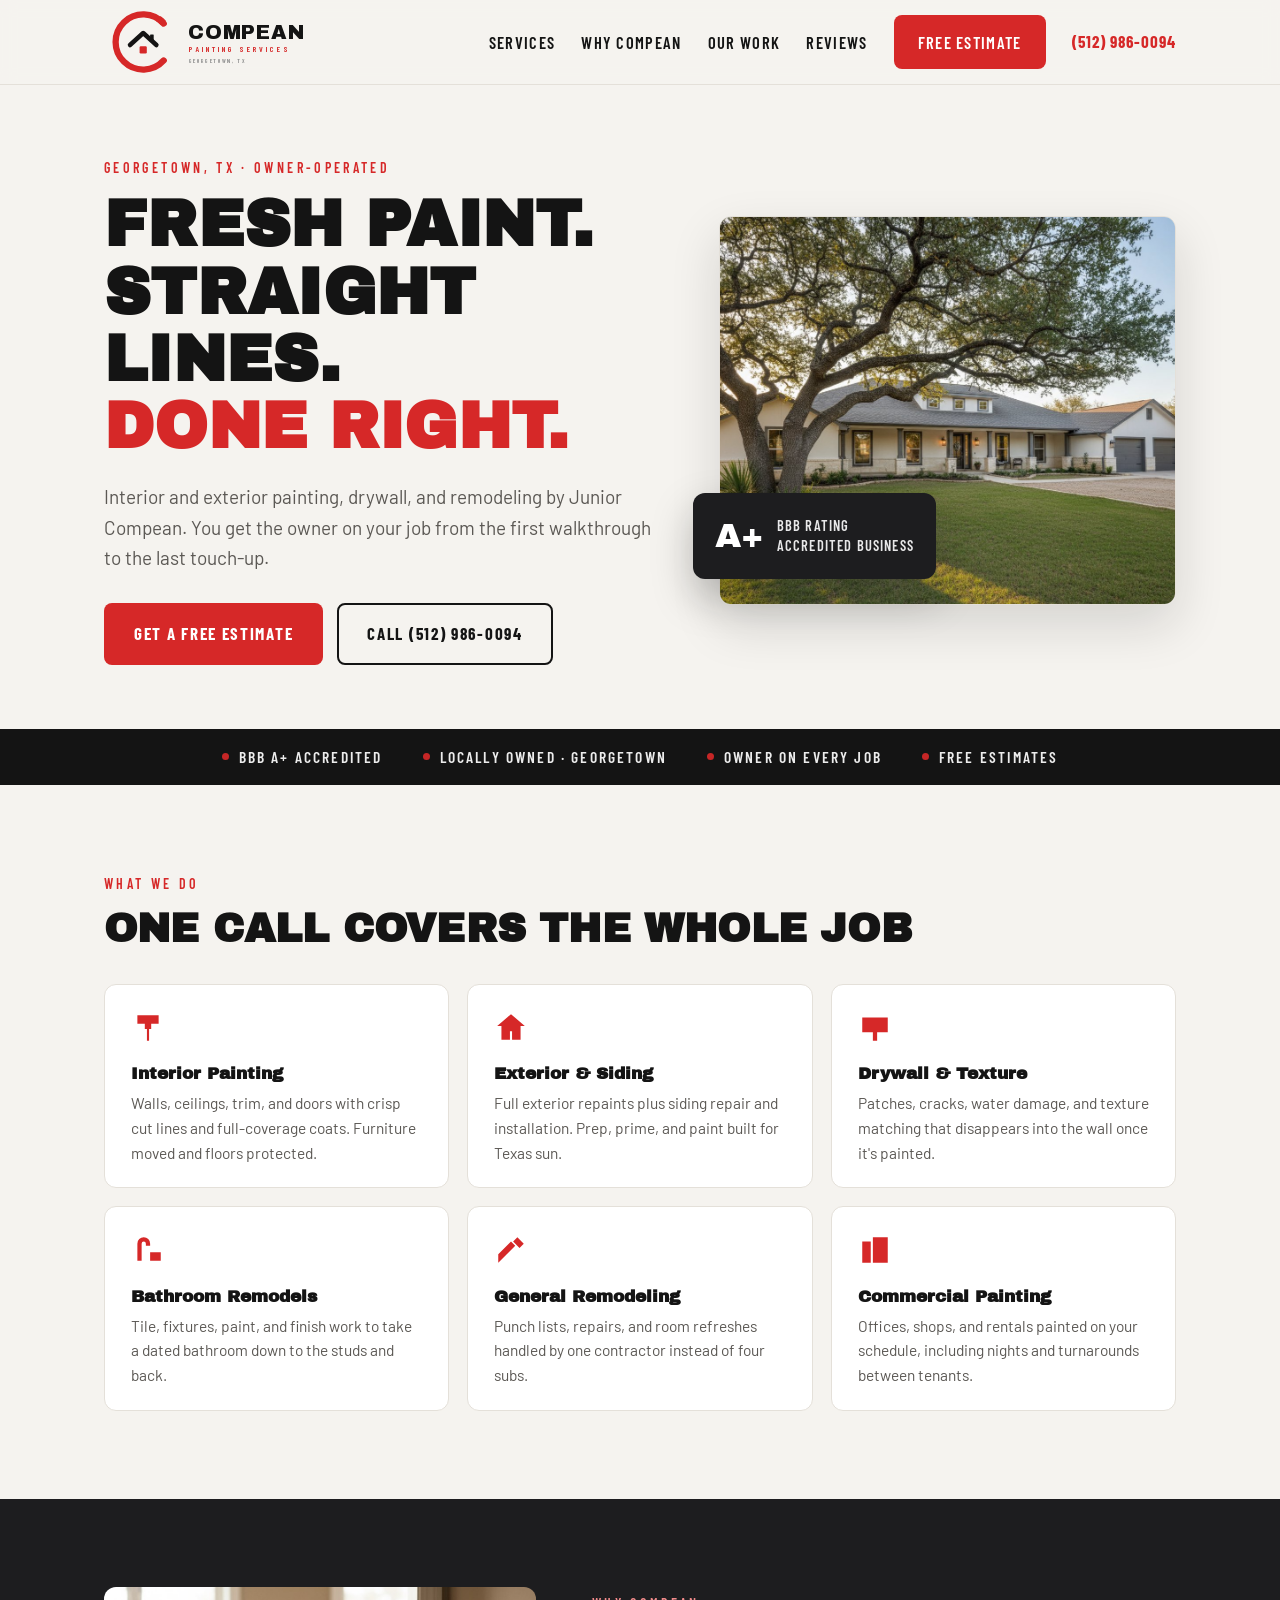
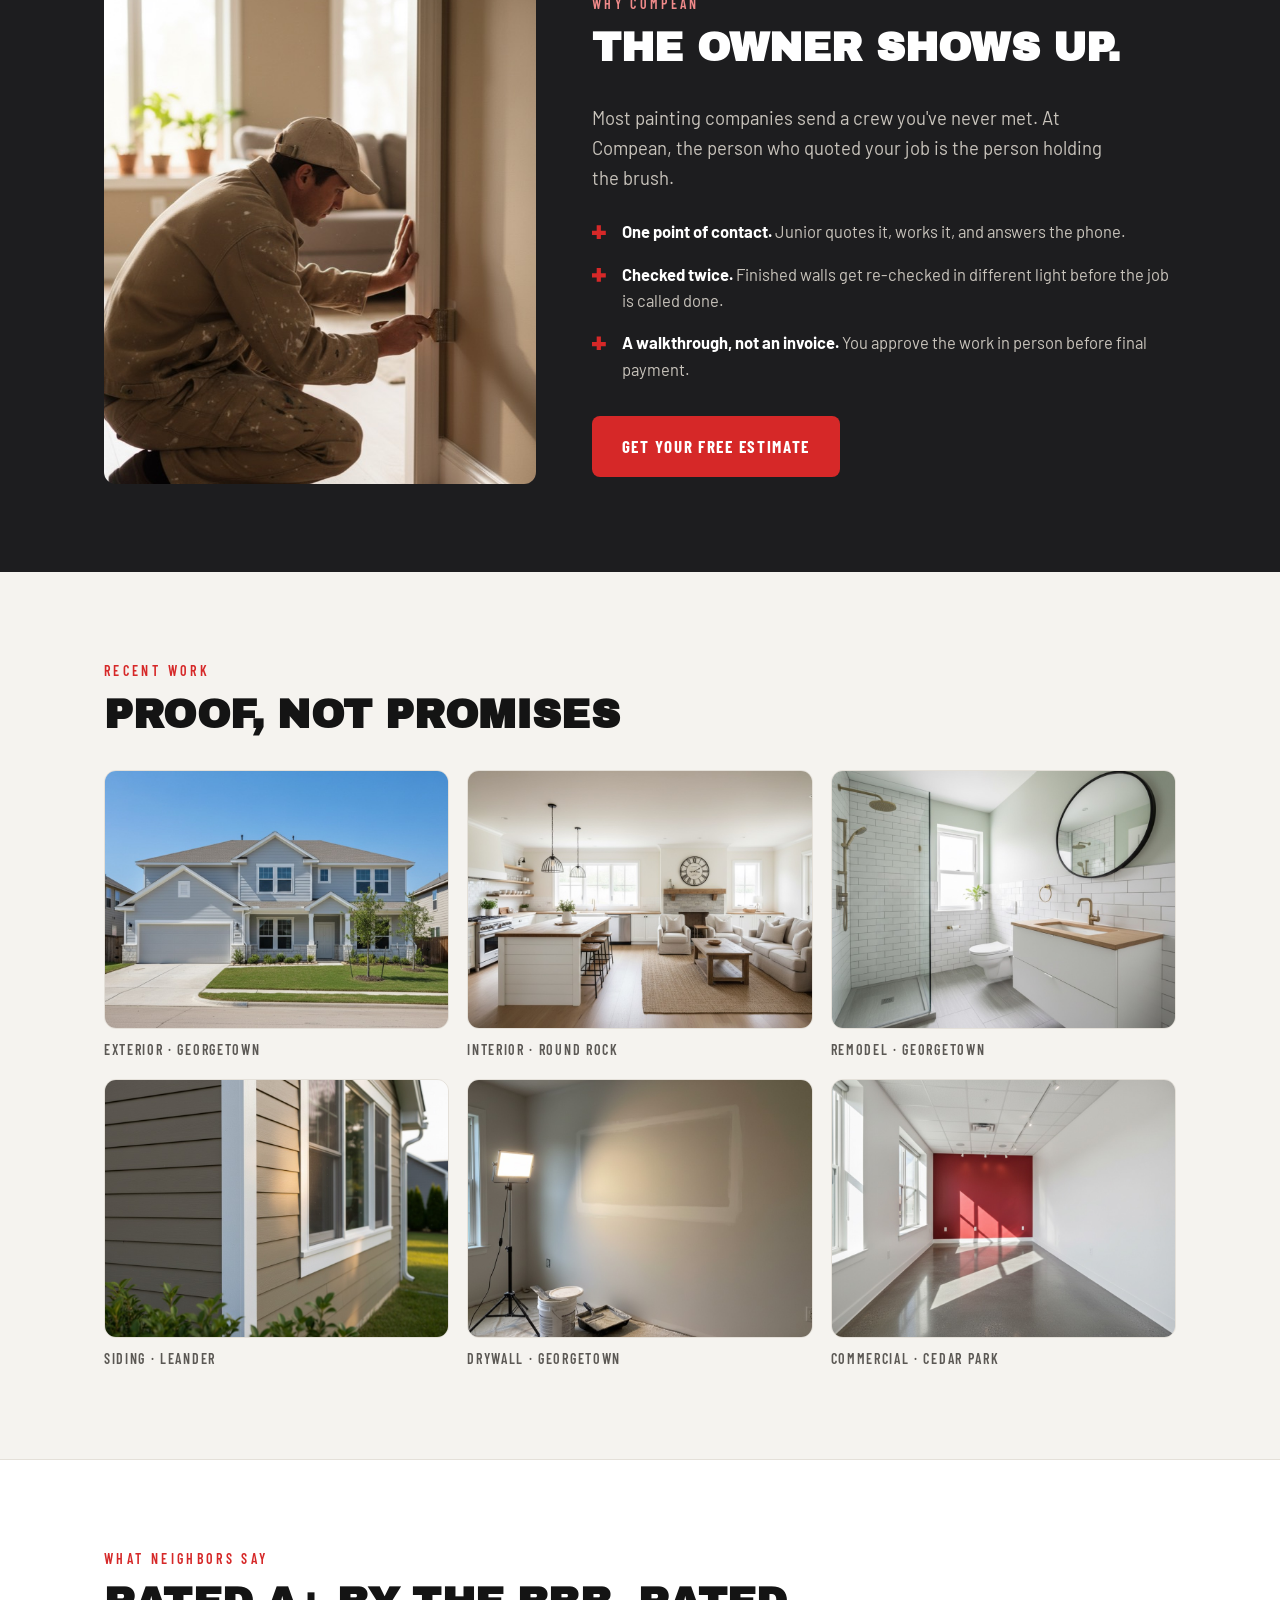
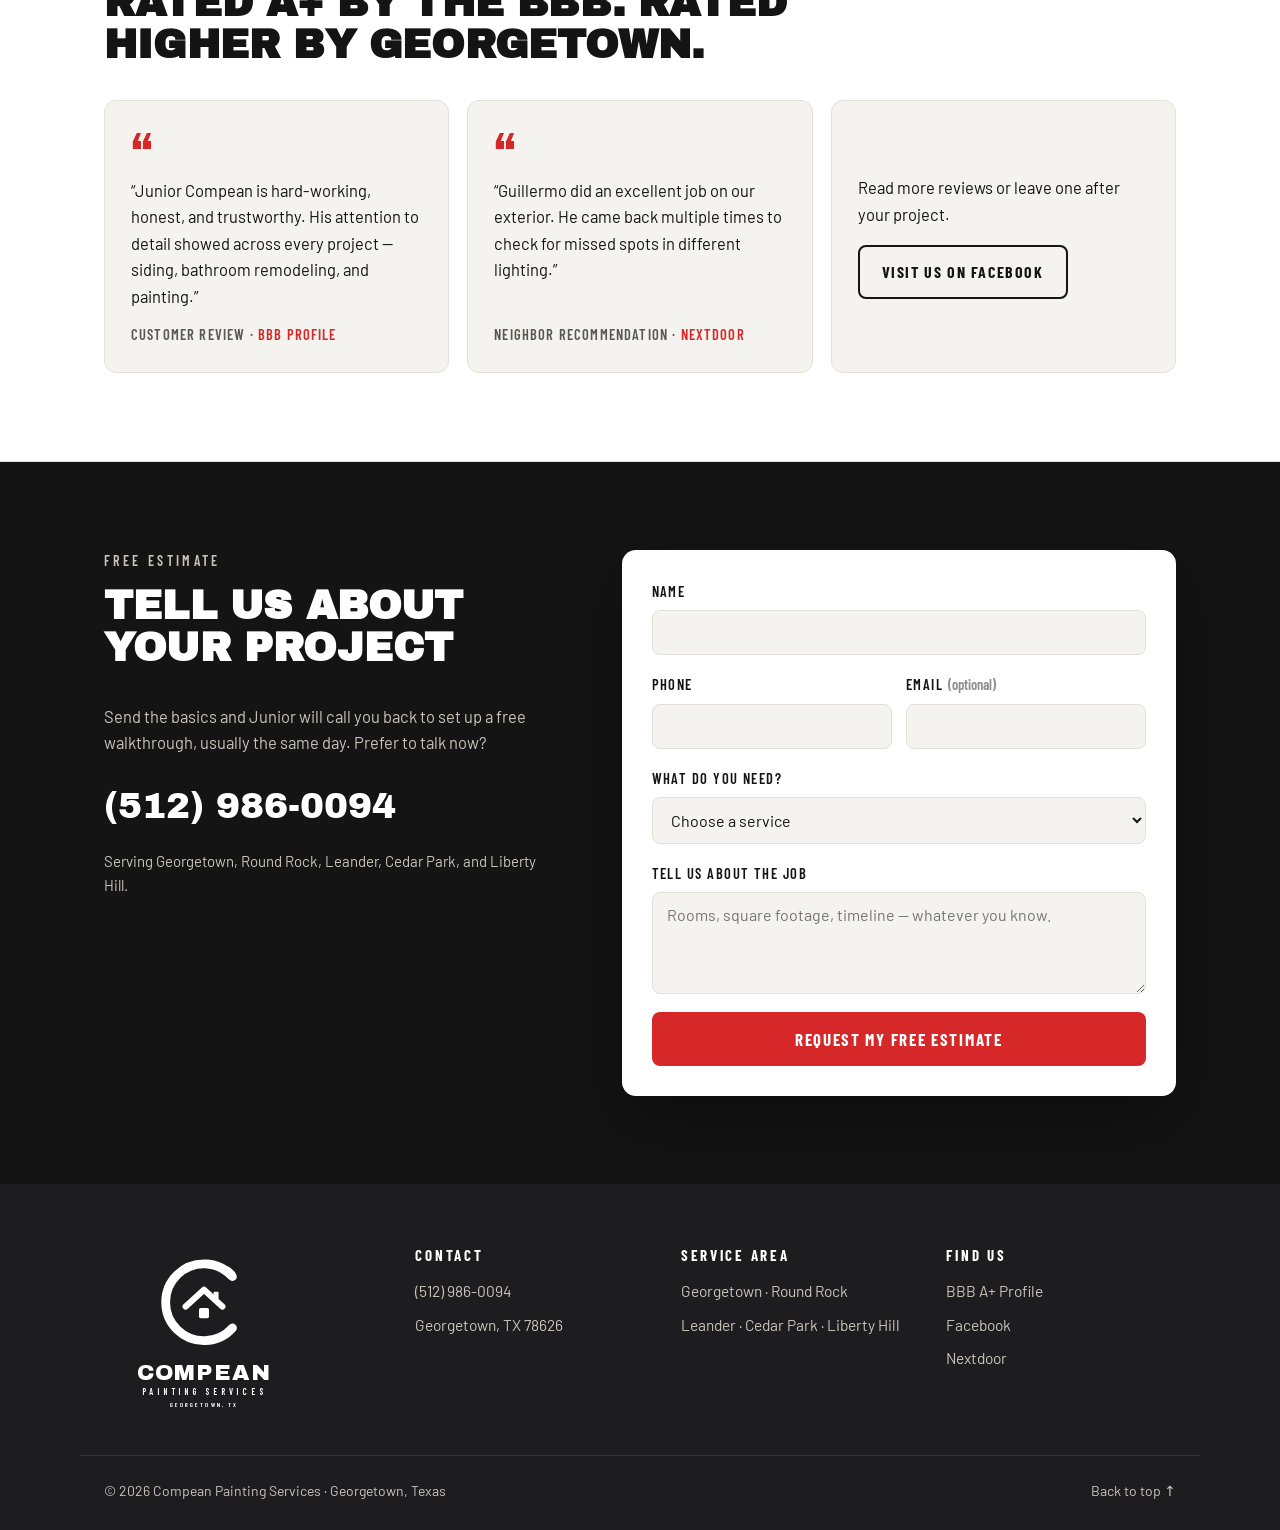
<file: docs/index.html>
<!doctype html>
<html lang="en">
<head>
<meta charset="utf-8">
<meta name="viewport" content="width=device-width, initial-scale=1">
<title>Compean Painting Services | House Painter in Georgetown, TX</title>
<meta name="description" content="Owner-operated interior and exterior painting, drywall, siding, and remodeling in Georgetown, TX. A+ BBB rated. Call Junior Compean for a free estimate: (512) 986-0094.">
<link rel="icon" type="image/svg+xml" href="assets/favicon.svg">
<link rel="preconnect" href="https://fonts.googleapis.com">
<link rel="preconnect" href="https://fonts.gstatic.com" crossorigin>
<link href="https://fonts.googleapis.com/css2?family=Archivo+Black&family=Barlow+Condensed:wght@500;600;700&family=Barlow:wght@400;500;600;700&display=swap" rel="stylesheet">
<link rel="stylesheet" href="css/style.css">
<script type="application/ld+json">
{
  "@context": "https://schema.org",
  "@type": "HousePainter",
  "name": "Compean Painting Services",
  "telephone": "+15129860094",
  "founder": "Guillermo Compean",
  "foundingDate": "2022",
  "address": {"@type": "PostalAddress", "addressLocality": "Georgetown", "addressRegion": "TX", "postalCode": "78626", "addressCountry": "US"},
  "areaServed": ["Georgetown TX", "Round Rock TX", "Leander TX", "Cedar Park TX", "Liberty Hill TX"],
  "url": "https://compeanpainting.com/",
  "sameAs": [
    "https://www.bbb.org/us/tx/georgetown/profile/painting-contractors/compean-painting-services-0825-1000228921",
    "https://www.facebook.com/p/Compean-Painting-Services-100083022202423/"
  ]
}
</script>
</head>
<body>

<header class="nav" id="top">
  <div class="shell nav-inner">
    <a class="nav-logo" href="#top" aria-label="Compean Painting Services home">
      <img src="assets/logo-horizontal.svg" alt="Compean Painting Services" width="224" height="80">
    </a>
    <nav class="nav-links" id="navLinks" aria-label="Main">
      <a href="#services">Services</a>
      <a href="#why">Why Compean</a>
      <a href="#work">Our Work</a>
      <a href="#reviews">Reviews</a>
      <a class="btn btn-red nav-cta" href="#quote">Free Estimate</a>
    </nav>
    <a class="nav-phone" href="tel:+15129860094">(512) 986-0094</a>
    <button class="nav-toggle" id="navToggle" aria-expanded="false" aria-controls="navLinks">
      <span></span><span></span><span></span>
      <span class="sr-only">Menu</span>
    </button>
  </div>
</header>

<main>
  <!-- ============ HERO ============ -->
  <section class="hero">
    <div class="shell hero-grid">
      <div class="hero-copy">
        <p class="eyebrow">Georgetown, TX &middot; Owner-Operated</p>
        <h1>FRESH PAINT.<br>STRAIGHT LINES.<br><span class="accent">DONE RIGHT.</span></h1>
        <p class="lede">Interior and exterior painting, drywall, and remodeling by Junior
        Compean. You get the owner on your job from the first walkthrough to the last
        touch-up.</p>
        <div class="hero-ctas">
          <a class="btn btn-red btn-lg" href="#quote">Get a Free Estimate</a>
          <a class="btn btn-ghost btn-lg" href="tel:+15129860094">Call (512) 986-0094</a>
        </div>
      </div>
      <div class="hero-visual">
        <!-- TEMP AI-generated image — swap for a real jobsite photo before launch -->
        <img class="photo-hero" src="assets/hero.jpg" alt="Freshly painted ranch-style home in Georgetown, Texas at golden hour" width="1200" height="1020">
        <div class="hero-card">
          <span class="hero-card-grade">A+</span>
          <span class="hero-card-text">BBB Rating<br>Accredited Business</span>
        </div>
      </div>
    </div>
  </section>

  <!-- ============ TRUST BAR ============ -->
  <section class="trust" aria-label="Credentials">
    <div class="shell trust-row">
      <a class="trust-item" href="https://www.bbb.org/us/tx/georgetown/profile/painting-contractors/compean-painting-services-0825-1000228921" target="_blank" rel="noopener">BBB A+ Accredited</a>
      <span class="trust-item">Locally Owned &middot; Georgetown</span>
      <span class="trust-item">Owner On Every Job</span>
      <span class="trust-item">Free Estimates</span>
    </div>
  </section>

  <!-- ============ SERVICES ============ -->
  <section class="section" id="services">
    <div class="shell">
      <p class="eyebrow">What we do</p>
      <h2>ONE CALL COVERS THE WHOLE JOB</h2>
      <div class="cards">
        <article class="card reveal">
          <svg class="card-ic" viewBox="0 0 32 32" aria-hidden="true"><path d="M6 4h20v8H6zM13 12h6v5h-2v11h-2V17h-2z"/></svg>
          <h3>Interior Painting</h3>
          <p>Walls, ceilings, trim, and doors with crisp cut lines and full-coverage coats. Furniture moved and floors protected.</p>
        </article>
        <article class="card reveal">
          <svg class="card-ic" viewBox="0 0 32 32" aria-hidden="true"><path d="M16 3 3 14h4v13h8v-8h2v8h8V14h4z"/></svg>
          <h3>Exterior &amp; Siding</h3>
          <p>Full exterior repaints plus siding repair and installation. Prep, prime, and paint built for Texas sun.</p>
        </article>
        <article class="card reveal">
          <svg class="card-ic" viewBox="0 0 32 32" aria-hidden="true"><path d="M4 6h24v14H4zM8 10h16v6H8zM14 20h4v8h-4z"/></svg>
          <h3>Drywall &amp; Texture</h3>
          <p>Patches, cracks, water damage, and texture matching that disappears into the wall once it's painted.</p>
        </article>
        <article class="card reveal">
          <svg class="card-ic" viewBox="0 0 32 32" aria-hidden="true"><path d="M6 26V10a6 6 0 0 1 12 0v2h-4v-2a2 2 0 0 0-4 0v16zM18 18h10v8H18z"/></svg>
          <h3>Bathroom Remodels</h3>
          <p>Tile, fixtures, paint, and finish work to take a dated bathroom down to the studs and back.</p>
        </article>
        <article class="card reveal">
          <svg class="card-ic" viewBox="0 0 32 32" aria-hidden="true"><path d="M4 28 20 12l-4-4L4 20zM22 4l6 6-4 4-6-6z"/></svg>
          <h3>General Remodeling</h3>
          <p>Punch lists, repairs, and room refreshes handled by one contractor instead of four subs.</p>
        </article>
        <article class="card reveal">
          <svg class="card-ic" viewBox="0 0 32 32" aria-hidden="true"><path d="M4 28V8h8v20zM14 28V4h14v24zM18 8h2v2h-2zM22 8h2v2h-2zM18 13h2v2h-2zM22 13h2v2h-2z"/></svg>
          <h3>Commercial Painting</h3>
          <p>Offices, shops, and rentals painted on your schedule, including nights and turnarounds between tenants.</p>
        </article>
      </div>
    </div>
  </section>

  <!-- ============ WHY JUNIOR ============ -->
  <section class="section why" id="why">
    <div class="shell why-grid">
      <div class="why-visual reveal">
        <!-- TEMP AI-generated stand-in — swap for a real photo of Junior on the job -->
        <img class="photo-portrait" src="assets/junior.jpg" alt="Painter carefully cutting a clean paint line along interior trim" width="900" height="1035" loading="lazy">
      </div>
      <div class="why-copy">
        <p class="eyebrow eyebrow-light">Why Compean</p>
        <h2>THE OWNER SHOWS UP.</h2>
        <p class="why-lede">Most painting companies send a crew you've never met. At Compean,
        the person who quoted your job is the person holding the brush.</p>
        <ul class="why-list">
          <li><strong>One point of contact.</strong> Junior quotes it, works it, and answers the phone.</li>
          <li><strong>Checked twice.</strong> Finished walls get re-checked in different light before the job is called done.</li>
          <li><strong>A walkthrough, not an invoice.</strong> You approve the work in person before final payment.</li>
        </ul>
        <a class="btn btn-red btn-lg" href="#quote">Get Your Free Estimate</a>
      </div>
    </div>
  </section>

  <!-- ============ GALLERY ============ -->
  <section class="section" id="work">
    <div class="shell">
      <p class="eyebrow">Recent work</p>
      <h2>PROOF, NOT PROMISES</h2>
      <div class="gallery">
        <!-- TEMP AI-generated images — swap for real project photos before launch -->
        <figure class="gal reveal"><img src="assets/work-1.jpg" alt="Two-story home with fresh gray exterior paint and white trim" loading="lazy" width="1000" height="750"><figcaption>Exterior &middot; Georgetown</figcaption></figure>
        <figure class="gal reveal"><img src="assets/work-2.jpg" alt="Open kitchen and living room with freshly painted white walls" loading="lazy" width="1000" height="750"><figcaption>Interior &middot; Round Rock</figcaption></figure>
        <figure class="gal reveal"><img src="assets/work-3.jpg" alt="Remodeled bathroom with subway tile and sage green walls" loading="lazy" width="1000" height="750"><figcaption>Remodel &middot; Georgetown</figcaption></figure>
        <figure class="gal reveal"><img src="assets/work-4.jpg" alt="New siding and crisp white trim on a house corner" loading="lazy" width="1000" height="750"><figcaption>Siding &middot; Leander</figcaption></figure>
        <figure class="gal reveal"><img src="assets/work-5.jpg" alt="Smooth patched drywall under a work light" loading="lazy" width="1000" height="750"><figcaption>Drywall &middot; Georgetown</figcaption></figure>
        <figure class="gal reveal"><img src="assets/work-6.jpg" alt="Office suite with fresh white paint and a red accent wall" loading="lazy" width="1000" height="750"><figcaption>Commercial &middot; Cedar Park</figcaption></figure>
      </div>
    </div>
  </section>

  <!-- ============ REVIEWS ============ -->
  <section class="section reviews" id="reviews">
    <div class="shell">
      <p class="eyebrow">What neighbors say</p>
      <h2>RATED A+ BY THE BBB. RATED HIGHER BY GEORGETOWN.</h2>
      <div class="review-grid">
        <blockquote class="review reveal">
          <p>&ldquo;Junior Compean is hard-working, honest, and trustworthy. His attention to
          detail showed across every project &mdash; siding, bathroom remodeling, and painting.&rdquo;</p>
          <footer>Customer review &middot; <a href="https://www.bbb.org/us/tx/georgetown/profile/painting-contractors/compean-painting-services-0825-1000228921" target="_blank" rel="noopener">BBB profile</a></footer>
        </blockquote>
        <blockquote class="review reveal">
          <p>&ldquo;Guillermo did an excellent job on our exterior. He came back multiple times
          to check for missed spots in different lighting.&rdquo;</p>
          <footer>Neighbor recommendation &middot; <a href="https://nextdoor.com/pages/compean-painting-services-georgetown-tx/" target="_blank" rel="noopener">Nextdoor</a></footer>
        </blockquote>
        <div class="review review-cta reveal">
          <p>Read more reviews or leave one after your project.</p>
          <a class="btn btn-ghost" href="https://www.facebook.com/p/Compean-Painting-Services-100083022202423/" target="_blank" rel="noopener">Visit us on Facebook</a>
        </div>
      </div>
    </div>
  </section>

  <!-- ============ QUOTE ============ -->
  <section class="section quote" id="quote">
    <div class="shell quote-grid">
      <div class="quote-copy">
        <p class="eyebrow eyebrow-light">Free estimate</p>
        <h2>TELL US ABOUT YOUR PROJECT</h2>
        <p>Send the basics and Junior will call you back to set up a free walkthrough,
        usually the same day. Prefer to talk now?</p>
        <a class="quote-phone" href="tel:+15129860094">(512) 986-0094</a>
        <p class="quote-area">Serving Georgetown, Round Rock, Leander, Cedar Park, and Liberty Hill.</p>
      </div>
      <!-- Lead pipeline: Netlify Forms captures every submission (email alert +
           dashboard). To route leads into GoHighLevel, add a Netlify outbound
           webhook on this form pointing at a GHL inbound webhook URL. Field names
           below map to GHL contact fields. See README "Estimate pipeline". -->
      <form class="quote-form" name="estimate" method="POST"
            data-netlify="true" netlify-honeypot="bot-field" novalidate>
        <input type="hidden" name="form-name" value="estimate">
        <p class="hidden" aria-hidden="true"><label>Don't fill this out: <input name="bot-field" tabindex="-1" autocomplete="off"></label></p>
        <div class="form-row">
          <label for="f-name">Name</label>
          <input id="f-name" name="name" type="text" autocomplete="name" required>
        </div>
        <div class="form-row form-split">
          <div>
            <label for="f-phone">Phone</label>
            <input id="f-phone" name="phone" type="tel" autocomplete="tel"
                   inputmode="tel" required>
          </div>
          <div>
            <label for="f-email">Email <span class="opt">(optional)</span></label>
            <input id="f-email" name="email" type="email" autocomplete="email">
          </div>
        </div>
        <div class="form-row">
          <label for="f-service">What do you need?</label>
          <select id="f-service" name="service" required>
            <option value="" disabled selected>Choose a service</option>
            <option>Interior painting</option>
            <option>Exterior painting / siding</option>
            <option>Drywall repair</option>
            <option>Bathroom remodel</option>
            <option>General remodeling</option>
            <option>Commercial painting</option>
            <option>Something else</option>
          </select>
        </div>
        <div class="form-row">
          <label for="f-msg">Tell us about the job</label>
          <textarea id="f-msg" name="message" rows="4" placeholder="Rooms, square footage, timeline &mdash; whatever you know."></textarea>
        </div>
        <p class="form-error" id="formError" role="alert" hidden>
          Something went wrong sending that. Please call
          <a href="tel:+15129860094">(512)&nbsp;986-0094</a> and we'll get you set up.
        </p>
        <button class="btn btn-red btn-lg btn-full" type="submit">Request My Free Estimate</button>
      </form>
      <div class="quote-success" id="quoteSuccess" role="status" hidden>
        <svg class="quote-check" viewBox="0 0 52 52" aria-hidden="true">
          <circle cx="26" cy="26" r="24" fill="none" stroke="currentColor" stroke-width="3"/>
          <path d="M15 27l8 8 15-16" fill="none" stroke="currentColor" stroke-width="4"
                stroke-linecap="round" stroke-linejoin="round"/>
        </svg>
        <h3>Request received</h3>
        <p>Thanks, <span id="successName">there</span>. Junior will call you back
        shortly, usually the same day. Need it sooner? Call
        <a href="tel:+15129860094">(512) 986-0094</a>.</p>
      </div>
    </div>
  </section>
</main>

<footer class="footer">
  <div class="shell footer-grid">
    <div class="footer-brand">
      <img src="assets/logo-stacked-white.svg" alt="Compean Painting Services" width="200" height="167" loading="lazy">
    </div>
    <div class="footer-col">
      <h4>Contact</h4>
      <a href="tel:+15129860094">(512) 986-0094</a>
      <span>Georgetown, TX 78626</span>
    </div>
    <div class="footer-col">
      <h4>Service Area</h4>
      <span>Georgetown &middot; Round Rock</span>
      <span>Leander &middot; Cedar Park &middot; Liberty Hill</span>
    </div>
    <div class="footer-col">
      <h4>Find Us</h4>
      <a href="https://www.bbb.org/us/tx/georgetown/profile/painting-contractors/compean-painting-services-0825-1000228921" target="_blank" rel="noopener">BBB A+ Profile</a>
      <a href="https://www.facebook.com/p/Compean-Painting-Services-100083022202423/" target="_blank" rel="noopener">Facebook</a>
      <a href="https://nextdoor.com/pages/compean-painting-services-georgetown-tx/" target="_blank" rel="noopener">Nextdoor</a>
    </div>
  </div>
  <div class="shell footer-legal">
    <span>&copy; 2026 Compean Painting Services &middot; Georgetown, Texas</span>
    <a href="#top">Back to top &uarr;</a>
  </div>
</footer>

<script src="js/main.js"></script>
</body>
</html>
</file>
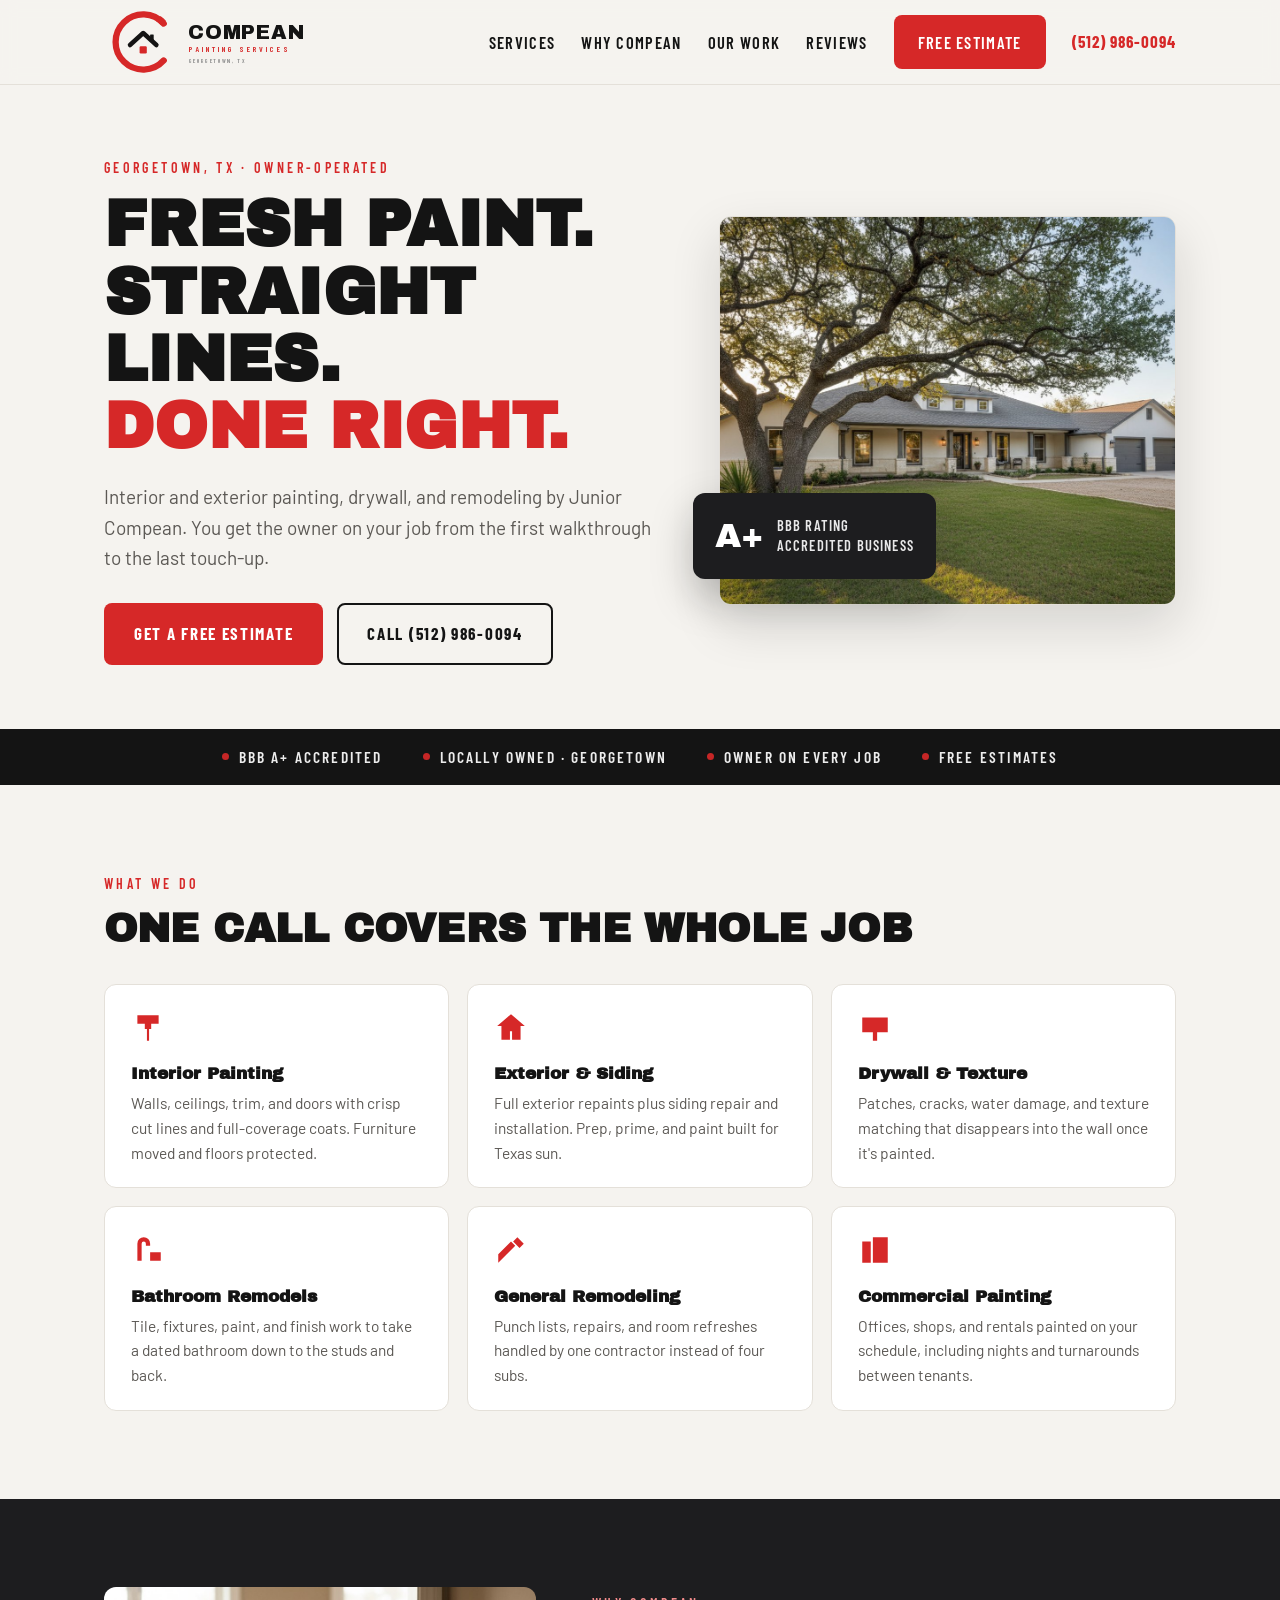
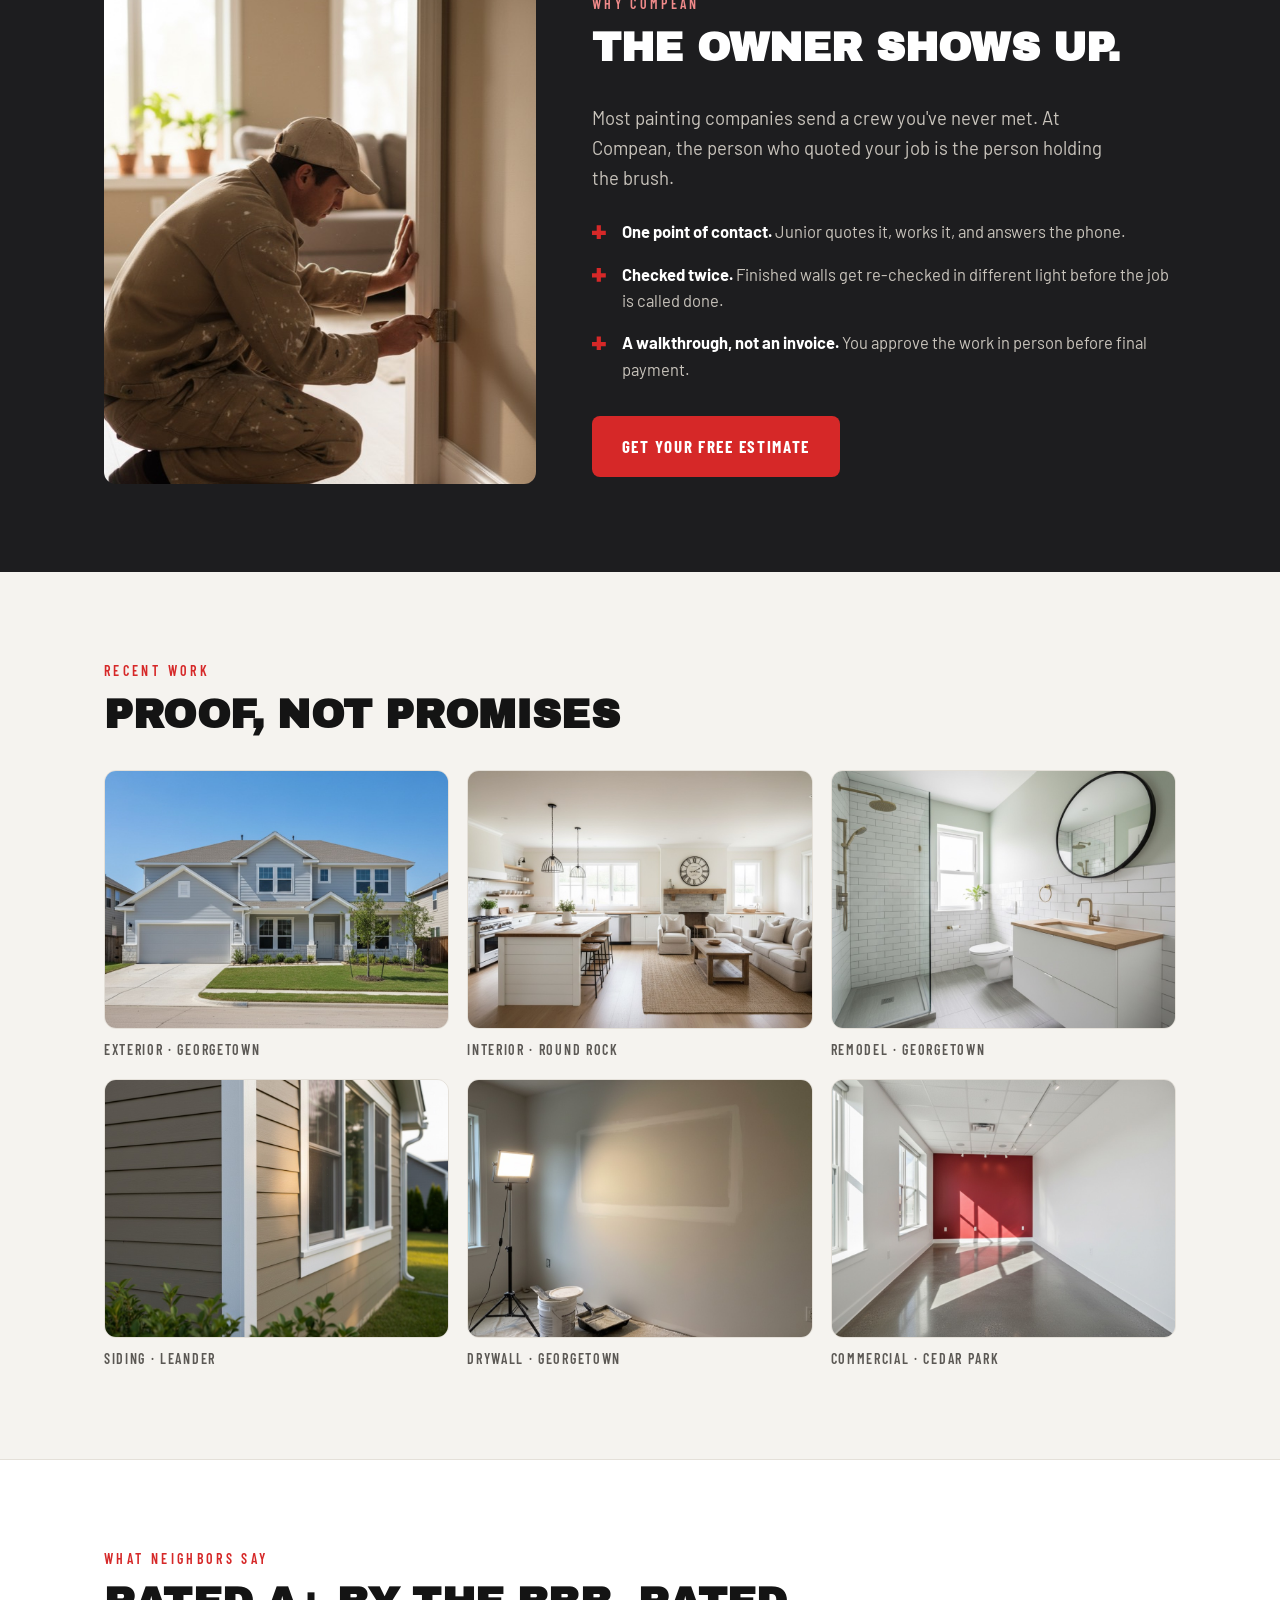
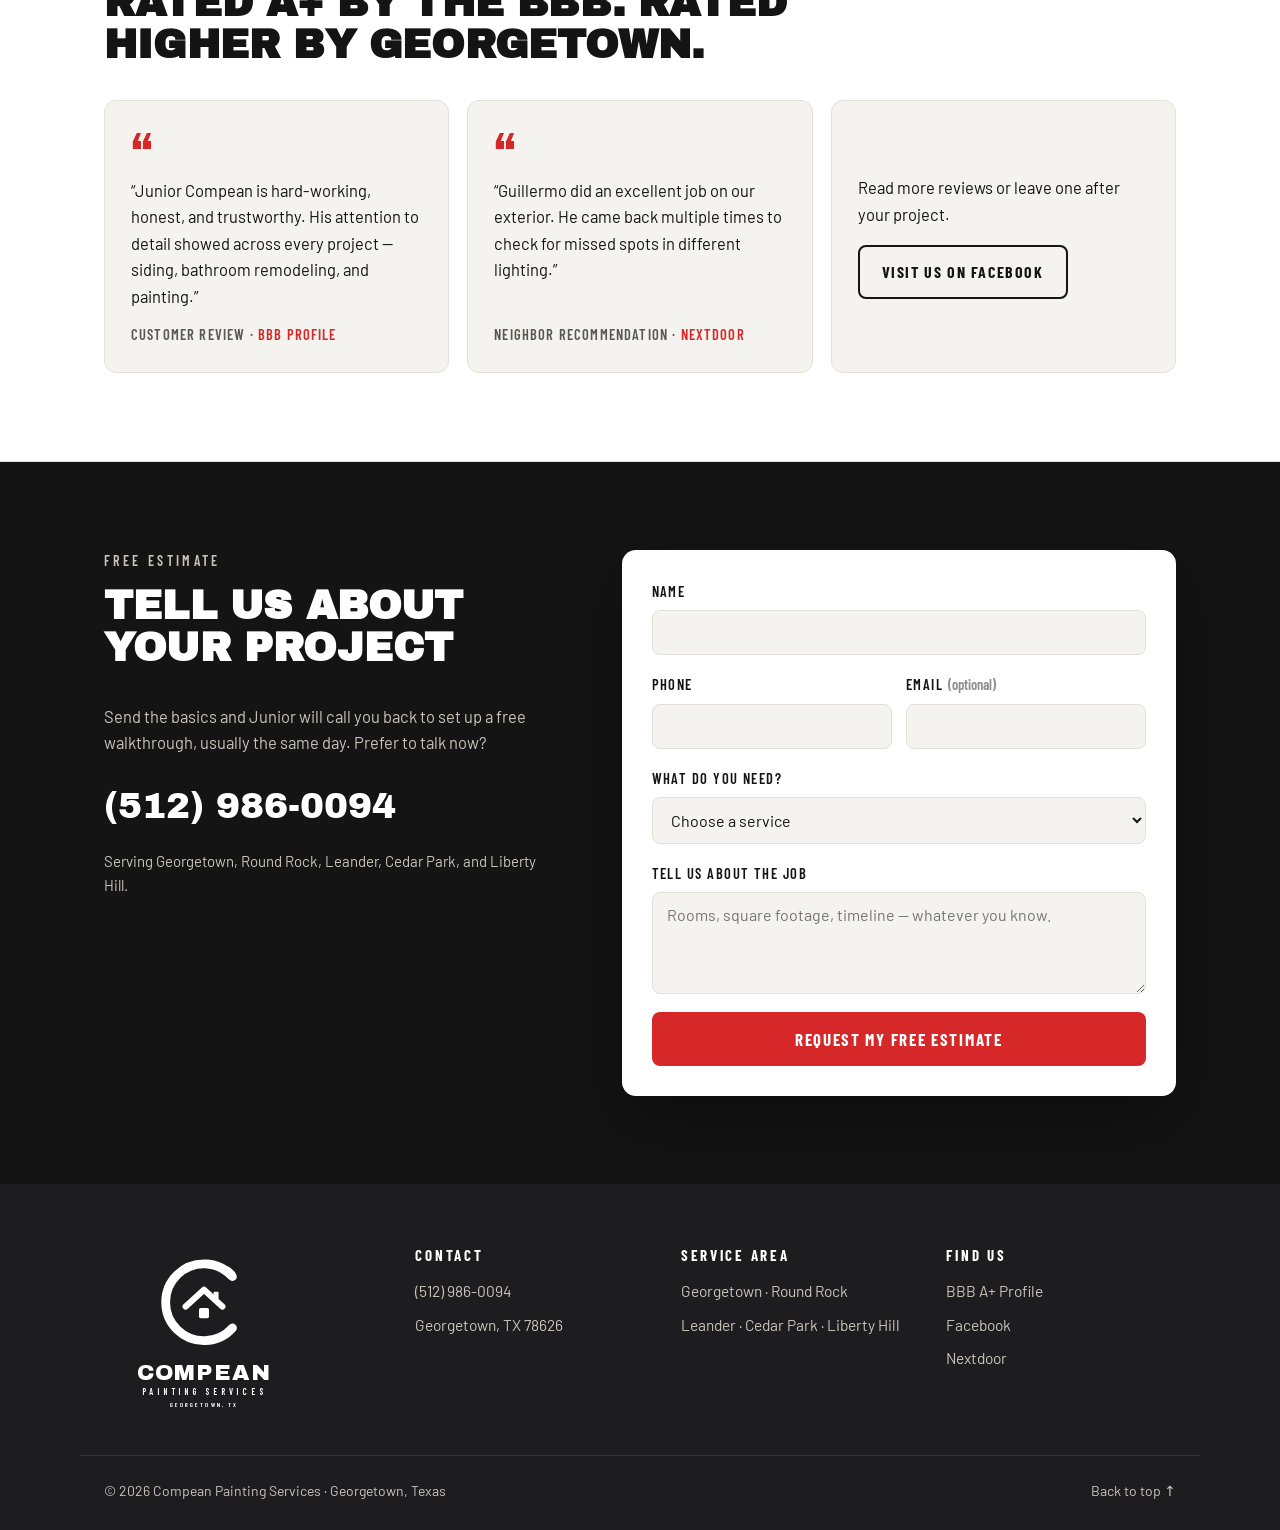
<file: site/index.html>
<!doctype html>
<html lang="en">
<head>
<meta charset="utf-8">
<meta name="viewport" content="width=device-width, initial-scale=1">
<title>Compean Painting Services | House Painter in Georgetown, TX</title>
<meta name="description" content="Owner-operated interior and exterior painting, drywall, siding, and remodeling in Georgetown, TX. A+ BBB rated. Call Junior Compean for a free estimate: (512) 986-0094.">
<link rel="icon" type="image/svg+xml" href="assets/favicon.svg">
<link rel="preconnect" href="https://fonts.googleapis.com">
<link rel="preconnect" href="https://fonts.gstatic.com" crossorigin>
<link href="https://fonts.googleapis.com/css2?family=Archivo+Black&family=Barlow+Condensed:wght@500;600;700&family=Barlow:wght@400;500;600;700&display=swap" rel="stylesheet">
<link rel="stylesheet" href="css/style.css">
<script type="application/ld+json">
{
  "@context": "https://schema.org",
  "@type": "HousePainter",
  "name": "Compean Painting Services",
  "telephone": "+15129860094",
  "founder": "Guillermo Compean",
  "foundingDate": "2022",
  "address": {"@type": "PostalAddress", "addressLocality": "Georgetown", "addressRegion": "TX", "postalCode": "78626", "addressCountry": "US"},
  "areaServed": ["Georgetown TX", "Round Rock TX", "Leander TX", "Cedar Park TX", "Liberty Hill TX"],
  "url": "https://compeanpainting.com/",
  "sameAs": [
    "https://www.bbb.org/us/tx/georgetown/profile/painting-contractors/compean-painting-services-0825-1000228921",
    "https://www.facebook.com/p/Compean-Painting-Services-100083022202423/"
  ]
}
</script>
</head>
<body>

<header class="nav" id="top">
  <div class="shell nav-inner">
    <a class="nav-logo" href="#top" aria-label="Compean Painting Services home">
      <img src="assets/logo-horizontal.svg" alt="Compean Painting Services" width="224" height="80">
    </a>
    <nav class="nav-links" id="navLinks" aria-label="Main">
      <a href="#services">Services</a>
      <a href="#why">Why Compean</a>
      <a href="#work">Our Work</a>
      <a href="#reviews">Reviews</a>
      <a class="btn btn-red nav-cta" href="#quote">Free Estimate</a>
    </nav>
    <a class="nav-phone" href="tel:+15129860094">(512) 986-0094</a>
    <button class="nav-toggle" id="navToggle" aria-expanded="false" aria-controls="navLinks">
      <span></span><span></span><span></span>
      <span class="sr-only">Menu</span>
    </button>
  </div>
</header>

<main>
  <!-- ============ HERO ============ -->
  <section class="hero">
    <div class="shell hero-grid">
      <div class="hero-copy">
        <p class="eyebrow">Georgetown, TX &middot; Owner-Operated</p>
        <h1>FRESH PAINT.<br>STRAIGHT LINES.<br><span class="accent">DONE RIGHT.</span></h1>
        <p class="lede">Interior and exterior painting, drywall, and remodeling by Junior
        Compean. You get the owner on your job from the first walkthrough to the last
        touch-up.</p>
        <div class="hero-ctas">
          <a class="btn btn-red btn-lg" href="#quote">Get a Free Estimate</a>
          <a class="btn btn-ghost btn-lg" href="tel:+15129860094">Call (512) 986-0094</a>
        </div>
      </div>
      <div class="hero-visual">
        <!-- TEMP AI-generated image — swap for a real jobsite photo before launch -->
        <img class="photo-hero" src="assets/hero.jpg" alt="Freshly painted ranch-style home in Georgetown, Texas at golden hour" width="1200" height="1020">
        <div class="hero-card">
          <span class="hero-card-grade">A+</span>
          <span class="hero-card-text">BBB Rating<br>Accredited Business</span>
        </div>
      </div>
    </div>
  </section>

  <!-- ============ TRUST BAR ============ -->
  <section class="trust" aria-label="Credentials">
    <div class="shell trust-row">
      <a class="trust-item" href="https://www.bbb.org/us/tx/georgetown/profile/painting-contractors/compean-painting-services-0825-1000228921" target="_blank" rel="noopener">BBB A+ Accredited</a>
      <span class="trust-item">Locally Owned &middot; Georgetown</span>
      <span class="trust-item">Owner On Every Job</span>
      <span class="trust-item">Free Estimates</span>
    </div>
  </section>

  <!-- ============ SERVICES ============ -->
  <section class="section" id="services">
    <div class="shell">
      <p class="eyebrow">What we do</p>
      <h2>ONE CALL COVERS THE WHOLE JOB</h2>
      <div class="cards">
        <article class="card reveal">
          <svg class="card-ic" viewBox="0 0 32 32" aria-hidden="true"><path d="M6 4h20v8H6zM13 12h6v5h-2v11h-2V17h-2z"/></svg>
          <h3>Interior Painting</h3>
          <p>Walls, ceilings, trim, and doors with crisp cut lines and full-coverage coats. Furniture moved and floors protected.</p>
        </article>
        <article class="card reveal">
          <svg class="card-ic" viewBox="0 0 32 32" aria-hidden="true"><path d="M16 3 3 14h4v13h8v-8h2v8h8V14h4z"/></svg>
          <h3>Exterior &amp; Siding</h3>
          <p>Full exterior repaints plus siding repair and installation. Prep, prime, and paint built for Texas sun.</p>
        </article>
        <article class="card reveal">
          <svg class="card-ic" viewBox="0 0 32 32" aria-hidden="true"><path d="M4 6h24v14H4zM8 10h16v6H8zM14 20h4v8h-4z"/></svg>
          <h3>Drywall &amp; Texture</h3>
          <p>Patches, cracks, water damage, and texture matching that disappears into the wall once it's painted.</p>
        </article>
        <article class="card reveal">
          <svg class="card-ic" viewBox="0 0 32 32" aria-hidden="true"><path d="M6 26V10a6 6 0 0 1 12 0v2h-4v-2a2 2 0 0 0-4 0v16zM18 18h10v8H18z"/></svg>
          <h3>Bathroom Remodels</h3>
          <p>Tile, fixtures, paint, and finish work to take a dated bathroom down to the studs and back.</p>
        </article>
        <article class="card reveal">
          <svg class="card-ic" viewBox="0 0 32 32" aria-hidden="true"><path d="M4 28 20 12l-4-4L4 20zM22 4l6 6-4 4-6-6z"/></svg>
          <h3>General Remodeling</h3>
          <p>Punch lists, repairs, and room refreshes handled by one contractor instead of four subs.</p>
        </article>
        <article class="card reveal">
          <svg class="card-ic" viewBox="0 0 32 32" aria-hidden="true"><path d="M4 28V8h8v20zM14 28V4h14v24zM18 8h2v2h-2zM22 8h2v2h-2zM18 13h2v2h-2zM22 13h2v2h-2z"/></svg>
          <h3>Commercial Painting</h3>
          <p>Offices, shops, and rentals painted on your schedule, including nights and turnarounds between tenants.</p>
        </article>
      </div>
    </div>
  </section>

  <!-- ============ WHY JUNIOR ============ -->
  <section class="section why" id="why">
    <div class="shell why-grid">
      <div class="why-visual reveal">
        <!-- TEMP AI-generated stand-in — swap for a real photo of Junior on the job -->
        <img class="photo-portrait" src="assets/junior.jpg" alt="Painter carefully cutting a clean paint line along interior trim" width="900" height="1035" loading="lazy">
      </div>
      <div class="why-copy">
        <p class="eyebrow eyebrow-light">Why Compean</p>
        <h2>THE OWNER SHOWS UP.</h2>
        <p class="why-lede">Most painting companies send a crew you've never met. At Compean,
        the person who quoted your job is the person holding the brush.</p>
        <ul class="why-list">
          <li><strong>One point of contact.</strong> Junior quotes it, works it, and answers the phone.</li>
          <li><strong>Checked twice.</strong> Finished walls get re-checked in different light before the job is called done.</li>
          <li><strong>A walkthrough, not an invoice.</strong> You approve the work in person before final payment.</li>
        </ul>
        <a class="btn btn-red btn-lg" href="#quote">Get Your Free Estimate</a>
      </div>
    </div>
  </section>

  <!-- ============ GALLERY ============ -->
  <section class="section" id="work">
    <div class="shell">
      <p class="eyebrow">Recent work</p>
      <h2>PROOF, NOT PROMISES</h2>
      <div class="gallery">
        <!-- TEMP AI-generated images — swap for real project photos before launch -->
        <figure class="gal reveal"><img src="assets/work-1.jpg" alt="Two-story home with fresh gray exterior paint and white trim" loading="lazy" width="1000" height="750"><figcaption>Exterior &middot; Georgetown</figcaption></figure>
        <figure class="gal reveal"><img src="assets/work-2.jpg" alt="Open kitchen and living room with freshly painted white walls" loading="lazy" width="1000" height="750"><figcaption>Interior &middot; Round Rock</figcaption></figure>
        <figure class="gal reveal"><img src="assets/work-3.jpg" alt="Remodeled bathroom with subway tile and sage green walls" loading="lazy" width="1000" height="750"><figcaption>Remodel &middot; Georgetown</figcaption></figure>
        <figure class="gal reveal"><img src="assets/work-4.jpg" alt="New siding and crisp white trim on a house corner" loading="lazy" width="1000" height="750"><figcaption>Siding &middot; Leander</figcaption></figure>
        <figure class="gal reveal"><img src="assets/work-5.jpg" alt="Smooth patched drywall under a work light" loading="lazy" width="1000" height="750"><figcaption>Drywall &middot; Georgetown</figcaption></figure>
        <figure class="gal reveal"><img src="assets/work-6.jpg" alt="Office suite with fresh white paint and a red accent wall" loading="lazy" width="1000" height="750"><figcaption>Commercial &middot; Cedar Park</figcaption></figure>
      </div>
    </div>
  </section>

  <!-- ============ REVIEWS ============ -->
  <section class="section reviews" id="reviews">
    <div class="shell">
      <p class="eyebrow">What neighbors say</p>
      <h2>RATED A+ BY THE BBB. RATED HIGHER BY GEORGETOWN.</h2>
      <div class="review-grid">
        <blockquote class="review reveal">
          <p>&ldquo;Junior Compean is hard-working, honest, and trustworthy. His attention to
          detail showed across every project &mdash; siding, bathroom remodeling, and painting.&rdquo;</p>
          <footer>Customer review &middot; <a href="https://www.bbb.org/us/tx/georgetown/profile/painting-contractors/compean-painting-services-0825-1000228921" target="_blank" rel="noopener">BBB profile</a></footer>
        </blockquote>
        <blockquote class="review reveal">
          <p>&ldquo;Guillermo did an excellent job on our exterior. He came back multiple times
          to check for missed spots in different lighting.&rdquo;</p>
          <footer>Neighbor recommendation &middot; <a href="https://nextdoor.com/pages/compean-painting-services-georgetown-tx/" target="_blank" rel="noopener">Nextdoor</a></footer>
        </blockquote>
        <div class="review review-cta reveal">
          <p>Read more reviews or leave one after your project.</p>
          <a class="btn btn-ghost" href="https://www.facebook.com/p/Compean-Painting-Services-100083022202423/" target="_blank" rel="noopener">Visit us on Facebook</a>
        </div>
      </div>
    </div>
  </section>

  <!-- ============ QUOTE ============ -->
  <section class="section quote" id="quote">
    <div class="shell quote-grid">
      <div class="quote-copy">
        <p class="eyebrow eyebrow-light">Free estimate</p>
        <h2>TELL US ABOUT YOUR PROJECT</h2>
        <p>Send the basics and Junior will call you back to set up a free walkthrough,
        usually the same day. Prefer to talk now?</p>
        <a class="quote-phone" href="tel:+15129860094">(512) 986-0094</a>
        <p class="quote-area">Serving Georgetown, Round Rock, Leander, Cedar Park, and Liberty Hill.</p>
      </div>
      <!-- Netlify Forms: works automatically once hosted on Netlify.
           On other hosts, point action at your form service (e.g. Formspree). -->
      <form class="quote-form" name="estimate" method="POST" data-netlify="true" netlify-honeypot="bot-field">
        <input type="hidden" name="form-name" value="estimate">
        <p class="hidden"><label>Don't fill this out: <input name="bot-field"></label></p>
        <div class="form-row">
          <label for="f-name">Name</label>
          <input id="f-name" name="name" type="text" autocomplete="name" required>
        </div>
        <div class="form-row form-split">
          <div>
            <label for="f-phone">Phone</label>
            <input id="f-phone" name="phone" type="tel" autocomplete="tel" required>
          </div>
          <div>
            <label for="f-email">Email <span class="opt">(optional)</span></label>
            <input id="f-email" name="email" type="email" autocomplete="email">
          </div>
        </div>
        <div class="form-row">
          <label for="f-service">What do you need?</label>
          <select id="f-service" name="service" required>
            <option value="" disabled selected>Choose a service</option>
            <option>Interior painting</option>
            <option>Exterior painting / siding</option>
            <option>Drywall repair</option>
            <option>Bathroom remodel</option>
            <option>General remodeling</option>
            <option>Commercial painting</option>
            <option>Something else</option>
          </select>
        </div>
        <div class="form-row">
          <label for="f-msg">Tell us about the job</label>
          <textarea id="f-msg" name="message" rows="4" placeholder="Rooms, square footage, timeline &mdash; whatever you know."></textarea>
        </div>
        <button class="btn btn-red btn-lg btn-full" type="submit">Request My Free Estimate</button>
      </form>
    </div>
  </section>
</main>

<footer class="footer">
  <div class="shell footer-grid">
    <div class="footer-brand">
      <img src="assets/logo-stacked-white.svg" alt="Compean Painting Services" width="200" height="167" loading="lazy">
    </div>
    <div class="footer-col">
      <h4>Contact</h4>
      <a href="tel:+15129860094">(512) 986-0094</a>
      <span>Georgetown, TX 78626</span>
    </div>
    <div class="footer-col">
      <h4>Service Area</h4>
      <span>Georgetown &middot; Round Rock</span>
      <span>Leander &middot; Cedar Park &middot; Liberty Hill</span>
    </div>
    <div class="footer-col">
      <h4>Find Us</h4>
      <a href="https://www.bbb.org/us/tx/georgetown/profile/painting-contractors/compean-painting-services-0825-1000228921" target="_blank" rel="noopener">BBB A+ Profile</a>
      <a href="https://www.facebook.com/p/Compean-Painting-Services-100083022202423/" target="_blank" rel="noopener">Facebook</a>
      <a href="https://nextdoor.com/pages/compean-painting-services-georgetown-tx/" target="_blank" rel="noopener">Nextdoor</a>
    </div>
  </div>
  <div class="shell footer-legal">
    <span>&copy; 2026 Compean Painting Services &middot; Georgetown, Texas</span>
    <a href="#top">Back to top &uarr;</a>
  </div>
</footer>

<script src="js/main.js"></script>
</body>
</html>
</file>
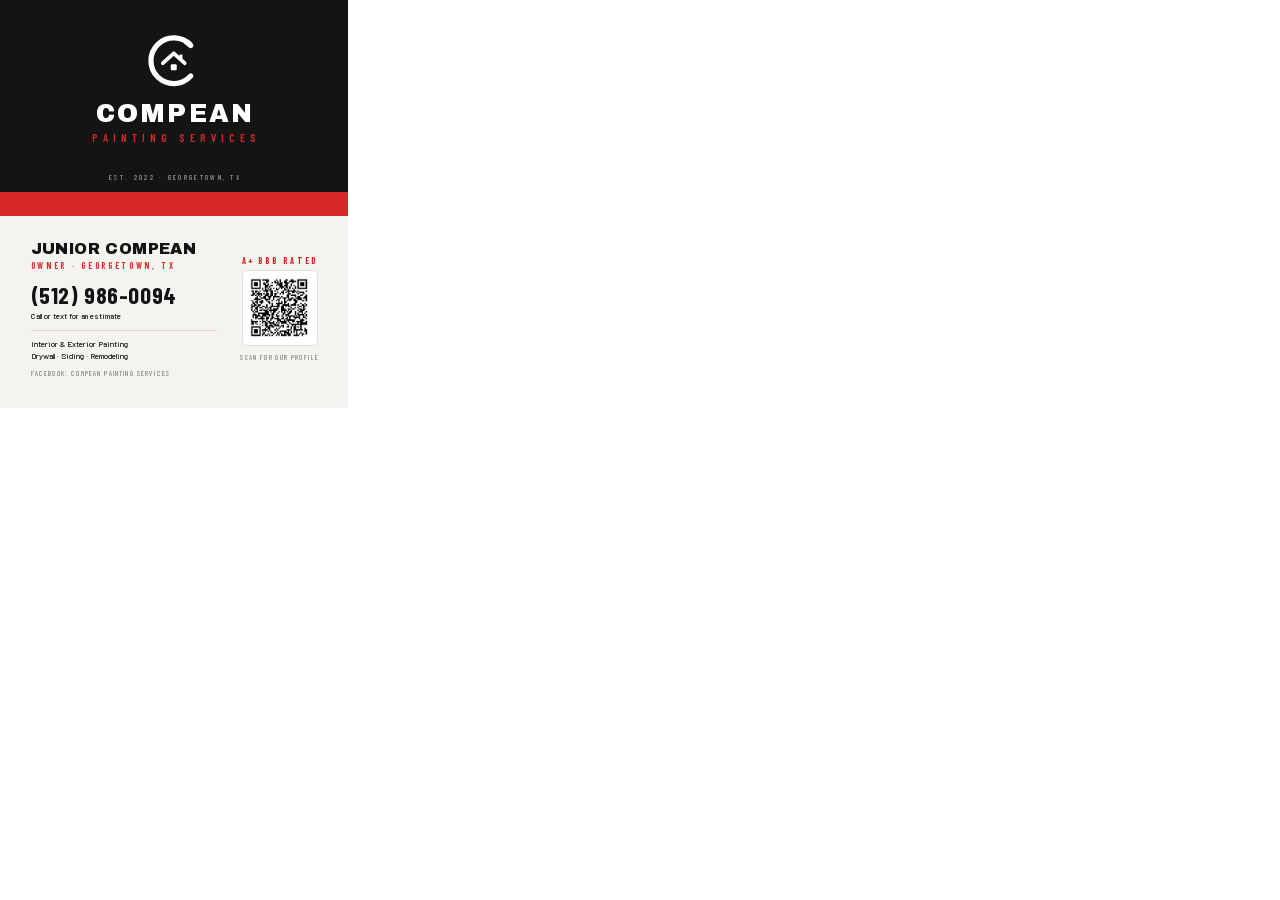
<file: brand/business-card/business-card.html>
<!DOCTYPE html><html><head><meta charset="utf-8"><style>
@font-face{font-family:'Archivo Black';font-style:normal;font-weight:400;src:url([data-uri]) format('woff2');}
@font-face{font-family:'Barlow Condensed';font-style:normal;font-weight:500;src:url([data-uri]) format('woff2');}
@font-face{font-family:'Barlow Condensed';font-style:normal;font-weight:600;src:url([data-uri]) format('woff2');}
@font-face{font-family:'Barlow Condensed';font-style:normal;font-weight:700;src:url([data-uri]) format('woff2');}
@font-face{font-family:'Barlow';font-style:normal;font-weight:500;src:url([data-uri]) format('woff2');}
@font-face{font-family:'Barlow';font-style:normal;font-weight:600;src:url([data-uri]) format('woff2');}
:root {
  --red:#D62828; --deep:#A61B1B; --ink:#141414; --charcoal:#1D1D1F;
  --silver:#8E8E8E; --canvas:#F5F3EF;
}
* { margin:0; padding:0; box-sizing:border-box; }
html,body { -webkit-print-color-adjust:exact; print-color-adjust:exact; }
@page { size:3.625in 2.125in; margin:0; }
.card {
  width:3.625in; height:2.125in; position:relative; overflow:hidden;
  page-break-after:always;
}
/* ---------- FRONT ---------- */
.front { background:var(--ink); color:#fff;
  display:flex; flex-direction:column; align-items:center; justify-content:center;
  padding-bottom:0.30in; }
.front .mark { width:0.62in; height:0.62in; }
.front h1 { font-family:'Archivo Black'; font-weight:400; font-size:0.265in;
  letter-spacing:0.022in; text-indent:0.022in; margin-top:0.10in; }
.front .sub { font-family:'Barlow Condensed'; font-weight:600; font-size:0.118in;
  letter-spacing:0.052in; text-indent:0.052in; color:var(--red); margin-top:0.045in; }
.front .est { position:absolute; bottom:0.24in; left:0; right:0; text-align:center;
  font-family:'Barlow Condensed'; font-weight:500; font-size:0.078in;
  letter-spacing:0.024in; text-indent:0.024in; color:var(--silver); }
.front .bar { position:absolute; bottom:0; left:0; right:0; height:0.12in; background:var(--red); }
/* ---------- BACK ---------- */
.back { background:var(--canvas); color:var(--ink);
  display:flex; align-items:center; gap:0.24in;
  padding:0.30in 0.30in 0.24in 0.32in; }
.back .bar { position:absolute; top:0; left:0; right:0; height:0.12in; background:var(--red); }
.back .info { flex:1; min-width:0; }
.back h2 { font-family:'Archivo Black'; font-weight:400; font-size:0.165in; letter-spacing:0.004in; }
.back .role { font-family:'Barlow Condensed'; font-weight:600; font-size:0.095in;
  letter-spacing:0.028in; color:var(--red); margin-top:0.028in; text-transform:uppercase; }
.back .phone { font-family:'Barlow Condensed'; font-weight:700; font-size:0.245in;
  letter-spacing:0.006in; margin-top:0.10in; color:var(--ink); }
.back .cta { font-family:'Barlow'; font-weight:500; font-size:0.084in;
  color:var(--charcoal); margin-top:0.018in; }
.back .services { font-family:'Barlow'; font-weight:500; font-size:0.086in;
  line-height:1.45; color:var(--charcoal); margin-top:0.095in;
  border-top:1.5px solid #DDD8CF; padding-top:0.08in; }
.back .fb { font-family:'Barlow Condensed'; font-weight:500; font-size:0.08in;
  letter-spacing:0.012in; color:var(--silver); margin-top:0.05in; }
.back .bbb { flex-shrink:0; text-align:center; }
.back .bbb .rated { font-family:'Barlow Condensed'; font-weight:700; font-size:0.088in;
  letter-spacing:0.022in; color:var(--red); margin-bottom:0.04in; }
.back .bbb .qrbox { background:#fff; border:1.5px solid #E3DED5; border-radius:0.05in;
  padding:0.045in; display:inline-block; }
.back .bbb img { width:0.68in; height:0.68in; display:block; }
.back .bbb .scan { font-family:'Barlow Condensed'; font-weight:500; font-size:0.072in;
  letter-spacing:0.014in; color:var(--silver); margin-top:0.035in; }
</style></head><body><div class="card front">
  <svg class="mark" xmlns="http://www.w3.org/2000/svg" viewBox="0 0 240 240"><path d="M 188.37 181.56 A 92 92 0 1 1 188.37 58.44" stroke="#FFFFFF" stroke-width="21" stroke-linecap="round" fill="none"/><path d="M 180.42 61.65 A 84 84 0 0 0 164.51 48.76" stroke="#FFFFFF" stroke-width="5.5" stroke-linecap="round" fill="none"/><path d="M 186.90 55.40 A 93 93 0 0 0 160.77 36.41" stroke="#FFFFFF" stroke-width="5.5" stroke-linecap="round" fill="none"/><path d="M 192.65 49.84 A 101 101 0 0 0 177.93 37.27" stroke="#FFFFFF" stroke-width="5.5" stroke-linecap="round" fill="none"/><path d="M 76 130 L 120 90 L 164 130" stroke="#FFFFFF" stroke-width="15" stroke-linecap="round" stroke-linejoin="round" fill="none"/><rect x="143" y="95" width="12" height="22" rx="2" fill="#FFFFFF"/><rect x="108" y="134" width="24" height="24" rx="4" fill="#FFFFFF"/></svg>
  <h1>COMPEAN</h1>
  <div class="sub">PAINTING SERVICES</div>
  <div class="est">EST. 2022 &middot; GEORGETOWN, TX</div>
  <div class="bar"></div>
</div><div class="card back">
  <div class="bar"></div>
  <div class="info">
    <h2>JUNIOR COMPEAN</h2>
    <div class="role">Owner &middot; Georgetown, TX</div>
    <div class="phone">(512) 986-0094</div>
    <div class="cta">Call or text for an estimate</div>
    <div class="services">Interior &amp; Exterior Painting<br>Drywall &middot; Siding &middot; Remodeling</div>
    <div class="fb">FACEBOOK: COMPEAN PAINTING SERVICES</div>
  </div>
  <div class="bbb">
    <div class="rated">A+ BBB RATED</div>
    <div class="qrbox"><img src="[data-uri]" alt="BBB profile QR"></div>
    <div class="scan">SCAN FOR OUR PROFILE</div>
  </div>
</div></body></html>
</file>
<file: docs/css/style.css>
/* ============================================================
   Compean Painting Services — brand tokens
   ============================================================ */
:root{
  --red:#D62828;
  --red-deep:#A61B1B;
  --ink:#141414;
  --charcoal:#1D1D1F;
  --silver:#8E8E8E;
  --canvas:#F5F3EF;
  --paper:#FFFFFF;
  --line:#E4E0D9;
  --tx:#141414;
  --tx2:#5B5854;
  --display:'Archivo Black',system-ui,sans-serif;
  --cond:'Barlow Condensed',system-ui,sans-serif;
  --body:'Barlow',system-ui,sans-serif;
  --shell:1120px;
  --r:12px;
}

*{box-sizing:border-box}
html{scroll-behavior:smooth;scroll-padding-top:96px}
@media (prefers-reduced-motion: reduce){
  html{scroll-behavior:auto}
  .reveal{opacity:1 !important;transform:none !important;transition:none !important}
}
body{
  margin:0;background:var(--canvas);color:var(--tx);
  font-family:var(--body);font-size:16.5px;line-height:1.6;
  -webkit-font-smoothing:antialiased;overflow-x:clip;
}
img{max-width:100%;height:auto;display:block}
.shell{max-width:var(--shell);margin:0 auto;padding:0 24px}
.sr-only{position:absolute;width:1px;height:1px;overflow:hidden;clip:rect(0 0 0 0)}
.hidden{display:none}

h1,h2,h3,h4{margin:0;line-height:1.05;text-wrap:balance}
h2{font-family:var(--display);font-size:clamp(26px,4vw,40px);margin-bottom:34px;letter-spacing:.005em}
h3{font-family:var(--display);font-size:17px;margin-bottom:8px}
p{margin:0 0 1em}
.eyebrow{
  font-family:var(--cond);font-weight:600;font-size:14px;letter-spacing:.24em;
  text-transform:uppercase;color:var(--red);margin:0 0 12px;
}
.eyebrow-light{color:#F08A8A}
.accent{color:var(--red)}

/* ---------- buttons ---------- */
.btn{
  display:inline-block;font-family:var(--cond);font-weight:700;font-size:16px;
  letter-spacing:.1em;text-transform:uppercase;text-decoration:none;text-align:center;
  padding:12px 22px;border-radius:8px;border:2px solid transparent;
  cursor:pointer;transition:background .15s,color .15s,border-color .15s;
}
.btn-red{background:var(--red);color:#fff}
.btn-red:hover{background:var(--red-deep)}
.btn-ghost{border-color:currentColor;color:inherit;background:transparent}
.btn-ghost:hover{color:var(--red)}
.btn-lg{padding:15px 28px;font-size:17px}
.btn-full{width:100%}

/* ---------- nav ---------- */
.nav{
  position:sticky;top:0;z-index:50;background:rgba(245,243,239,.92);
  backdrop-filter:blur(8px);border-bottom:1.5px solid var(--line);
}
.nav.scrolled{box-shadow:0 4px 18px rgba(20,20,20,.08)}
.nav-inner{display:flex;align-items:center;gap:26px;height:84px}
.nav-logo img{width:224px;height:80px}
.nav-links{display:flex;align-items:center;gap:26px;margin-left:auto}
.nav-links a{
  font-family:var(--cond);font-weight:600;font-size:16.5px;letter-spacing:.08em;
  text-transform:uppercase;color:var(--tx);text-decoration:none;
}
.nav-links a:hover{color:var(--red)}
.nav-links .nav-cta{color:#fff}
.nav-phone{
  font-family:var(--cond);font-weight:700;font-size:17px;letter-spacing:.06em;
  color:var(--red);text-decoration:none;white-space:nowrap;
}
.nav-toggle{display:none;background:none;border:0;padding:10px;cursor:pointer}
.nav-toggle span:not(.sr-only){display:block;width:24px;height:2.5px;background:var(--ink);margin:5px 0;border-radius:2px}

@media (max-width:880px){
  .nav-inner{height:72px;gap:14px}
  .nav-logo img{width:180px;height:64px}
  .nav-toggle{display:block;margin-left:auto}
  .nav-phone{margin-left:auto}
  .nav-links{
    position:absolute;top:100%;left:0;right:0;flex-direction:column;align-items:stretch;
    background:var(--canvas);border-bottom:1.5px solid var(--line);
    padding:18px 24px 24px;gap:16px;display:none;
  }
  .nav-links.open{display:flex}
}
@media (max-width:480px){
  .nav-inner{gap:8px}
  .nav-logo img{width:148px;height:53px}
  .nav-phone{font-size:15px}
  .nav-toggle{margin-left:0}
}

/* ---------- hero ---------- */
.hero{padding:72px 0 64px;overflow:hidden}
.hero-grid{display:grid;grid-template-columns:1.1fr .9fr;gap:56px;align-items:center}
.hero h1{font-family:var(--display);font-size:clamp(40px,6vw,64px);letter-spacing:.005em}
.lede{font-size:19px;color:var(--tx2);max-width:52ch;margin:22px 0 30px}
.hero-ctas{display:flex;gap:14px;flex-wrap:wrap}
.hero-visual{position:relative}
.hero-card{
  position:absolute;left:-26px;bottom:26px;display:flex;align-items:center;gap:14px;
  background:var(--charcoal);color:#fff;border-radius:var(--r);padding:16px 22px;
  box-shadow:0 18px 40px rgba(20,20,20,.25);
}
.hero-card-grade{font-family:var(--display);font-size:34px;color:#fff}
.hero-card-text{font-family:var(--cond);font-weight:600;font-size:14.5px;letter-spacing:.08em;
  text-transform:uppercase;line-height:1.35;opacity:.9}
@media (max-width:880px){
  .hero{padding:48px 0}
  .hero-grid{grid-template-columns:1fr;gap:36px}
  .hero-card{left:14px;bottom:14px}
}

/* ---------- photo placeholders (swap for real images) ---------- */
.ph{
  position:relative;border-radius:var(--r);overflow:hidden;
  background:
    linear-gradient(145deg,rgba(214,40,40,.10),rgba(20,20,20,.05) 45%,rgba(20,20,20,.12)),
    repeating-linear-gradient(-35deg,#E9E5DE 0 14px,#E2DDD5 14px 28px);
  border:1.5px solid var(--line);
  display:flex;align-items:center;justify-content:center;
}
.ph-label{
  font-family:var(--cond);font-weight:600;font-size:14px;letter-spacing:.18em;
  text-transform:uppercase;color:#8A857D;
  border:1.5px dashed #B7B1A7;border-radius:999px;padding:6px 16px;background:rgba(255,255,255,.55);
}
.ph-hero{aspect-ratio:4/3.4}
.ph-portrait{aspect-ratio:4/4.6}
.gal .ph{aspect-ratio:4/3}
.photo-hero{width:100%;aspect-ratio:4/3.4;object-fit:cover;border-radius:var(--r);
  border:1.5px solid var(--line);box-shadow:0 20px 50px rgba(20,20,20,.14)}
.photo-portrait{width:100%;aspect-ratio:4/4.6;object-fit:cover;border-radius:var(--r)}

/* ---------- trust bar ---------- */
.trust{background:var(--ink);color:#fff;padding:16px 0}
.trust-row{display:flex;flex-wrap:wrap;gap:10px 40px;justify-content:center}
.trust-item{
  font-family:var(--cond);font-weight:600;font-size:15.5px;letter-spacing:.14em;
  text-transform:uppercase;color:#fff;text-decoration:none;opacity:.92;
  display:flex;align-items:center;gap:10px;
}
.trust-item::before{content:"";width:7px;height:7px;border-radius:50%;background:var(--red)}
a.trust-item:hover{color:#F08A8A}

/* ---------- sections ---------- */
.section{padding:88px 0}
@media (max-width:880px){.section{padding:60px 0}}

/* ---------- services ---------- */
.cards{display:grid;grid-template-columns:repeat(3,1fr);gap:18px}
@media (max-width:960px){.cards{grid-template-columns:repeat(2,1fr)}}
@media (max-width:600px){.cards{grid-template-columns:1fr}}
.card{
  background:var(--paper);border:1.5px solid var(--line);border-radius:var(--r);
  padding:26px 26px 22px;transition:transform .18s,box-shadow .18s;
}
.card:hover{transform:translateY(-3px);box-shadow:0 14px 30px rgba(20,20,20,.10)}
.card p{margin:0;font-size:15.5px;color:var(--tx2)}
.card-ic{width:34px;height:34px;fill:var(--red);margin-bottom:14px}

/* ---------- why ---------- */
.why{background:var(--charcoal);color:#F2EFEA}
.why-grid{display:grid;grid-template-columns:.85fr 1.15fr;gap:56px;align-items:center}
@media (max-width:880px){.why-grid{grid-template-columns:1fr;gap:36px}}
.why .ph{border-color:#33333a;background:
  linear-gradient(145deg,rgba(214,40,40,.16),rgba(255,255,255,.03) 45%,rgba(0,0,0,.25)),
  repeating-linear-gradient(-35deg,#2A2A2E 0 14px,#242428 14px 28px)}
.why .ph-label{color:#9A958D;border-color:#4A4A50;background:rgba(0,0,0,.3)}
.why h2{color:#fff}
.why-lede{font-size:18.5px;color:#C9C4BC;max-width:54ch}
.why-list{list-style:none;margin:26px 0 34px;padding:0;display:grid;gap:16px}
.why-list li{padding-left:30px;position:relative;color:#C9C4BC;font-size:16.5px}
.why-list li::before{
  content:"";position:absolute;left:0;top:7px;width:14px;height:14px;
  background:var(--red);clip-path:polygon(0 40%,35% 40%,35% 0,65% 0,65% 40%,100% 40%,100% 70%,65% 70%,65% 100%,35% 100%,35% 70%,0 70%);
}
.why-list strong{color:#fff}

/* ---------- gallery ---------- */
.gallery{display:grid;grid-template-columns:repeat(3,1fr);gap:18px}
@media (max-width:960px){.gallery{grid-template-columns:repeat(2,1fr)}}
@media (max-width:600px){.gallery{grid-template-columns:1fr}}
.gal{margin:0}
.gal figcaption{
  font-family:var(--cond);font-weight:600;font-size:14px;letter-spacing:.12em;
  text-transform:uppercase;color:var(--tx2);margin-top:10px;
}
.gal img{border-radius:var(--r);border:1.5px solid var(--line);aspect-ratio:4/3;object-fit:cover}

/* ---------- reviews ---------- */
.reviews{background:var(--paper);border-top:1.5px solid var(--line);border-bottom:1.5px solid var(--line)}
.review-grid{display:grid;grid-template-columns:repeat(3,1fr);gap:18px}
@media (max-width:960px){.review-grid{grid-template-columns:1fr}}
.review{
  margin:0;background:var(--canvas);border:1.5px solid var(--line);border-radius:var(--r);
  padding:26px;display:flex;flex-direction:column;justify-content:space-between;gap:14px;
}
.review p{margin:0;font-size:16.5px}
.review p::before{
  content:"\201C";display:block;font-family:var(--display);font-size:44px;color:var(--red);
  line-height:1;margin-bottom:6px;
}
.review-cta p::before{content:none}
.review footer{font-family:var(--cond);font-weight:600;font-size:14.5px;letter-spacing:.08em;
  text-transform:uppercase;color:var(--tx2)}
.review footer a{color:var(--red);text-decoration:none}
.review footer a:hover{text-decoration:underline}
.review-cta{align-items:flex-start;justify-content:center;gap:18px}

/* ---------- quote ---------- */
.quote{background:var(--ink);color:#F2EFEA}
.quote h2{color:#fff}
.quote-grid{display:grid;grid-template-columns:.9fr 1.1fr;gap:64px;align-items:start}
@media (max-width:880px){.quote-grid{grid-template-columns:1fr;gap:40px}}
.quote-copy p{color:#C9C4BC}
.quote-phone{
  display:inline-block;font-family:var(--display);font-size:clamp(26px,3.5vw,36px);
  color:#fff;text-decoration:none;margin:6px 0 14px;
}
.quote-phone:hover{color:#F08A8A}
.quote-area{font-size:15px}

.quote-form{
  background:var(--paper);color:var(--tx);border-radius:14px;padding:30px;
  display:grid;gap:18px;box-shadow:0 24px 60px rgba(0,0,0,.35);
}
.form-row{display:grid;gap:7px}
.form-split{grid-template-columns:1fr 1fr;gap:14px}
@media (max-width:520px){.form-split{grid-template-columns:1fr}}
.form-split > div{display:grid;gap:7px}
.quote-form label{
  font-family:var(--cond);font-weight:600;font-size:14.5px;letter-spacing:.1em;
  text-transform:uppercase;
}
.quote-form .opt{color:var(--silver);text-transform:none;letter-spacing:0}
.quote-form input,.quote-form select,.quote-form textarea{
  font-family:var(--body);font-size:16px;color:var(--tx);
  background:var(--canvas);border:1.5px solid var(--line);border-radius:8px;
  padding:12px 14px;width:100%;
}
.quote-form textarea{resize:vertical;min-height:96px}
.quote-form input:focus,.quote-form select:focus,.quote-form textarea:focus{
  outline:2.5px solid var(--red);outline-offset:1px;border-color:var(--red);
}
.quote-form input.invalid,.quote-form select.invalid{
  border-color:var(--red);background:#FDF1F1;
}
.quote-form .btn[aria-busy="true"]{opacity:.75;pointer-events:none}
.form-error{
  margin:0;padding:12px 14px;border-radius:8px;
  background:#FDECEC;border:1.5px solid var(--red);
  color:var(--red-deep);font-size:14.5px;font-weight:500;
}
.form-error a{color:var(--red-deep);font-weight:700}

/* the [hidden] attribute must win over the display:grid rules below */
.quote-form[hidden],.quote-success[hidden]{display:none}

/* success state (replaces the form after submit) */
.quote-success{
  background:var(--paper);color:var(--tx);border-radius:14px;padding:44px 32px;
  box-shadow:0 24px 60px rgba(0,0,0,.35);text-align:center;
  display:grid;justify-items:center;gap:8px;
}
.quote-check{width:60px;height:60px;color:var(--red);margin-bottom:6px}
.quote-check circle{opacity:.35}
.quote-success h3{font-family:var(--display);font-size:24px}
.quote-success p{margin:0;color:var(--tx2);max-width:38ch}
.quote-success a{color:var(--red);font-weight:600;white-space:nowrap}
@media (prefers-reduced-motion:no-preference){
  .quote-check path{stroke-dasharray:48;stroke-dashoffset:48;animation:check .5s .1s ease forwards}
}
@keyframes check{to{stroke-dashoffset:0}}

/* ---------- footer ---------- */
.footer{background:var(--charcoal);color:#C9C4BC;padding:64px 0 28px}
.footer-grid{
  display:grid;grid-template-columns:1.2fr 1fr 1fr 1fr;gap:36px;
  padding-bottom:40px;border-bottom:1px solid #333338;
}
@media (max-width:880px){.footer-grid{grid-template-columns:1fr 1fr}}
@media (max-width:520px){.footer-grid{grid-template-columns:1fr}}
.footer-brand img{width:200px}
.footer-col{display:grid;gap:9px;align-content:start}
.footer-col h4{
  font-family:var(--cond);font-weight:700;font-size:15px;letter-spacing:.18em;
  text-transform:uppercase;color:#fff;margin-bottom:6px;
}
.footer-col a,.footer-col span{color:#C9C4BC;text-decoration:none;font-size:15.5px}
.footer-col a:hover{color:#F08A8A}
.footer-legal{
  display:flex;justify-content:space-between;flex-wrap:wrap;gap:10px;
  padding-top:24px;font-size:14px;
}
.footer-legal a{color:#C9C4BC;text-decoration:none}
.footer-legal a:hover{color:#F08A8A}

/* ---------- scroll reveal ---------- */
.reveal{opacity:0;transform:translateY(14px);transition:opacity .5s ease,transform .5s ease}
.reveal.in{opacity:1;transform:none}
</file>
<file: site/css/style.css>
/* ============================================================
   Compean Painting Services — brand tokens
   ============================================================ */
:root{
  --red:#D62828;
  --red-deep:#A61B1B;
  --ink:#141414;
  --charcoal:#1D1D1F;
  --silver:#8E8E8E;
  --canvas:#F5F3EF;
  --paper:#FFFFFF;
  --line:#E4E0D9;
  --tx:#141414;
  --tx2:#5B5854;
  --display:'Archivo Black',system-ui,sans-serif;
  --cond:'Barlow Condensed',system-ui,sans-serif;
  --body:'Barlow',system-ui,sans-serif;
  --shell:1120px;
  --r:12px;
}

*{box-sizing:border-box}
html{scroll-behavior:smooth;scroll-padding-top:96px}
@media (prefers-reduced-motion: reduce){
  html{scroll-behavior:auto}
  .reveal{opacity:1 !important;transform:none !important;transition:none !important}
}
body{
  margin:0;background:var(--canvas);color:var(--tx);
  font-family:var(--body);font-size:16.5px;line-height:1.6;
  -webkit-font-smoothing:antialiased;overflow-x:clip;
}
img{max-width:100%;height:auto;display:block}
.shell{max-width:var(--shell);margin:0 auto;padding:0 24px}
.sr-only{position:absolute;width:1px;height:1px;overflow:hidden;clip:rect(0 0 0 0)}
.hidden{display:none}

h1,h2,h3,h4{margin:0;line-height:1.05;text-wrap:balance}
h2{font-family:var(--display);font-size:clamp(26px,4vw,40px);margin-bottom:34px;letter-spacing:.005em}
h3{font-family:var(--display);font-size:17px;margin-bottom:8px}
p{margin:0 0 1em}
.eyebrow{
  font-family:var(--cond);font-weight:600;font-size:14px;letter-spacing:.24em;
  text-transform:uppercase;color:var(--red);margin:0 0 12px;
}
.eyebrow-light{color:#F08A8A}
.accent{color:var(--red)}

/* ---------- buttons ---------- */
.btn{
  display:inline-block;font-family:var(--cond);font-weight:700;font-size:16px;
  letter-spacing:.1em;text-transform:uppercase;text-decoration:none;text-align:center;
  padding:12px 22px;border-radius:8px;border:2px solid transparent;
  cursor:pointer;transition:background .15s,color .15s,border-color .15s;
}
.btn-red{background:var(--red);color:#fff}
.btn-red:hover{background:var(--red-deep)}
.btn-ghost{border-color:currentColor;color:inherit;background:transparent}
.btn-ghost:hover{color:var(--red)}
.btn-lg{padding:15px 28px;font-size:17px}
.btn-full{width:100%}

/* ---------- nav ---------- */
.nav{
  position:sticky;top:0;z-index:50;background:rgba(245,243,239,.92);
  backdrop-filter:blur(8px);border-bottom:1.5px solid var(--line);
}
.nav.scrolled{box-shadow:0 4px 18px rgba(20,20,20,.08)}
.nav-inner{display:flex;align-items:center;gap:26px;height:84px}
.nav-logo img{width:224px;height:80px}
.nav-links{display:flex;align-items:center;gap:26px;margin-left:auto}
.nav-links a{
  font-family:var(--cond);font-weight:600;font-size:16.5px;letter-spacing:.08em;
  text-transform:uppercase;color:var(--tx);text-decoration:none;
}
.nav-links a:hover{color:var(--red)}
.nav-links .nav-cta{color:#fff}
.nav-phone{
  font-family:var(--cond);font-weight:700;font-size:17px;letter-spacing:.06em;
  color:var(--red);text-decoration:none;white-space:nowrap;
}
.nav-toggle{display:none;background:none;border:0;padding:10px;cursor:pointer}
.nav-toggle span:not(.sr-only){display:block;width:24px;height:2.5px;background:var(--ink);margin:5px 0;border-radius:2px}

@media (max-width:880px){
  .nav-inner{height:72px;gap:14px}
  .nav-logo img{width:180px;height:64px}
  .nav-toggle{display:block;margin-left:auto}
  .nav-phone{margin-left:auto}
  .nav-links{
    position:absolute;top:100%;left:0;right:0;flex-direction:column;align-items:stretch;
    background:var(--canvas);border-bottom:1.5px solid var(--line);
    padding:18px 24px 24px;gap:16px;display:none;
  }
  .nav-links.open{display:flex}
}
@media (max-width:480px){
  .nav-inner{gap:8px}
  .nav-logo img{width:148px;height:53px}
  .nav-phone{font-size:15px}
  .nav-toggle{margin-left:0}
}

/* ---------- hero ---------- */
.hero{padding:72px 0 64px;overflow:hidden}
.hero-grid{display:grid;grid-template-columns:1.1fr .9fr;gap:56px;align-items:center}
.hero h1{font-family:var(--display);font-size:clamp(40px,6vw,64px);letter-spacing:.005em}
.lede{font-size:19px;color:var(--tx2);max-width:52ch;margin:22px 0 30px}
.hero-ctas{display:flex;gap:14px;flex-wrap:wrap}
.hero-visual{position:relative}
.hero-card{
  position:absolute;left:-26px;bottom:26px;display:flex;align-items:center;gap:14px;
  background:var(--charcoal);color:#fff;border-radius:var(--r);padding:16px 22px;
  box-shadow:0 18px 40px rgba(20,20,20,.25);
}
.hero-card-grade{font-family:var(--display);font-size:34px;color:#fff}
.hero-card-text{font-family:var(--cond);font-weight:600;font-size:14.5px;letter-spacing:.08em;
  text-transform:uppercase;line-height:1.35;opacity:.9}
@media (max-width:880px){
  .hero{padding:48px 0}
  .hero-grid{grid-template-columns:1fr;gap:36px}
  .hero-card{left:14px;bottom:14px}
}

/* ---------- photo placeholders (swap for real images) ---------- */
.ph{
  position:relative;border-radius:var(--r);overflow:hidden;
  background:
    linear-gradient(145deg,rgba(214,40,40,.10),rgba(20,20,20,.05) 45%,rgba(20,20,20,.12)),
    repeating-linear-gradient(-35deg,#E9E5DE 0 14px,#E2DDD5 14px 28px);
  border:1.5px solid var(--line);
  display:flex;align-items:center;justify-content:center;
}
.ph-label{
  font-family:var(--cond);font-weight:600;font-size:14px;letter-spacing:.18em;
  text-transform:uppercase;color:#8A857D;
  border:1.5px dashed #B7B1A7;border-radius:999px;padding:6px 16px;background:rgba(255,255,255,.55);
}
.ph-hero{aspect-ratio:4/3.4}
.ph-portrait{aspect-ratio:4/4.6}
.gal .ph{aspect-ratio:4/3}
.photo-hero{width:100%;aspect-ratio:4/3.4;object-fit:cover;border-radius:var(--r);
  border:1.5px solid var(--line);box-shadow:0 20px 50px rgba(20,20,20,.14)}
.photo-portrait{width:100%;aspect-ratio:4/4.6;object-fit:cover;border-radius:var(--r)}

/* ---------- trust bar ---------- */
.trust{background:var(--ink);color:#fff;padding:16px 0}
.trust-row{display:flex;flex-wrap:wrap;gap:10px 40px;justify-content:center}
.trust-item{
  font-family:var(--cond);font-weight:600;font-size:15.5px;letter-spacing:.14em;
  text-transform:uppercase;color:#fff;text-decoration:none;opacity:.92;
  display:flex;align-items:center;gap:10px;
}
.trust-item::before{content:"";width:7px;height:7px;border-radius:50%;background:var(--red)}
a.trust-item:hover{color:#F08A8A}

/* ---------- sections ---------- */
.section{padding:88px 0}
@media (max-width:880px){.section{padding:60px 0}}

/* ---------- services ---------- */
.cards{display:grid;grid-template-columns:repeat(3,1fr);gap:18px}
@media (max-width:960px){.cards{grid-template-columns:repeat(2,1fr)}}
@media (max-width:600px){.cards{grid-template-columns:1fr}}
.card{
  background:var(--paper);border:1.5px solid var(--line);border-radius:var(--r);
  padding:26px 26px 22px;transition:transform .18s,box-shadow .18s;
}
.card:hover{transform:translateY(-3px);box-shadow:0 14px 30px rgba(20,20,20,.10)}
.card p{margin:0;font-size:15.5px;color:var(--tx2)}
.card-ic{width:34px;height:34px;fill:var(--red);margin-bottom:14px}

/* ---------- why ---------- */
.why{background:var(--charcoal);color:#F2EFEA}
.why-grid{display:grid;grid-template-columns:.85fr 1.15fr;gap:56px;align-items:center}
@media (max-width:880px){.why-grid{grid-template-columns:1fr;gap:36px}}
.why .ph{border-color:#33333a;background:
  linear-gradient(145deg,rgba(214,40,40,.16),rgba(255,255,255,.03) 45%,rgba(0,0,0,.25)),
  repeating-linear-gradient(-35deg,#2A2A2E 0 14px,#242428 14px 28px)}
.why .ph-label{color:#9A958D;border-color:#4A4A50;background:rgba(0,0,0,.3)}
.why h2{color:#fff}
.why-lede{font-size:18.5px;color:#C9C4BC;max-width:54ch}
.why-list{list-style:none;margin:26px 0 34px;padding:0;display:grid;gap:16px}
.why-list li{padding-left:30px;position:relative;color:#C9C4BC;font-size:16.5px}
.why-list li::before{
  content:"";position:absolute;left:0;top:7px;width:14px;height:14px;
  background:var(--red);clip-path:polygon(0 40%,35% 40%,35% 0,65% 0,65% 40%,100% 40%,100% 70%,65% 70%,65% 100%,35% 100%,35% 70%,0 70%);
}
.why-list strong{color:#fff}

/* ---------- gallery ---------- */
.gallery{display:grid;grid-template-columns:repeat(3,1fr);gap:18px}
@media (max-width:960px){.gallery{grid-template-columns:repeat(2,1fr)}}
@media (max-width:600px){.gallery{grid-template-columns:1fr}}
.gal{margin:0}
.gal figcaption{
  font-family:var(--cond);font-weight:600;font-size:14px;letter-spacing:.12em;
  text-transform:uppercase;color:var(--tx2);margin-top:10px;
}
.gal img{border-radius:var(--r);border:1.5px solid var(--line);aspect-ratio:4/3;object-fit:cover}

/* ---------- reviews ---------- */
.reviews{background:var(--paper);border-top:1.5px solid var(--line);border-bottom:1.5px solid var(--line)}
.review-grid{display:grid;grid-template-columns:repeat(3,1fr);gap:18px}
@media (max-width:960px){.review-grid{grid-template-columns:1fr}}
.review{
  margin:0;background:var(--canvas);border:1.5px solid var(--line);border-radius:var(--r);
  padding:26px;display:flex;flex-direction:column;justify-content:space-between;gap:14px;
}
.review p{margin:0;font-size:16.5px}
.review p::before{
  content:"\201C";display:block;font-family:var(--display);font-size:44px;color:var(--red);
  line-height:1;margin-bottom:6px;
}
.review-cta p::before{content:none}
.review footer{font-family:var(--cond);font-weight:600;font-size:14.5px;letter-spacing:.08em;
  text-transform:uppercase;color:var(--tx2)}
.review footer a{color:var(--red);text-decoration:none}
.review footer a:hover{text-decoration:underline}
.review-cta{align-items:flex-start;justify-content:center;gap:18px}

/* ---------- quote ---------- */
.quote{background:var(--ink);color:#F2EFEA}
.quote h2{color:#fff}
.quote-grid{display:grid;grid-template-columns:.9fr 1.1fr;gap:64px;align-items:start}
@media (max-width:880px){.quote-grid{grid-template-columns:1fr;gap:40px}}
.quote-copy p{color:#C9C4BC}
.quote-phone{
  display:inline-block;font-family:var(--display);font-size:clamp(26px,3.5vw,36px);
  color:#fff;text-decoration:none;margin:6px 0 14px;
}
.quote-phone:hover{color:#F08A8A}
.quote-area{font-size:15px}

.quote-form{
  background:var(--paper);color:var(--tx);border-radius:14px;padding:30px;
  display:grid;gap:18px;box-shadow:0 24px 60px rgba(0,0,0,.35);
}
.form-row{display:grid;gap:7px}
.form-split{grid-template-columns:1fr 1fr;gap:14px}
@media (max-width:520px){.form-split{grid-template-columns:1fr}}
.form-split > div{display:grid;gap:7px}
.quote-form label{
  font-family:var(--cond);font-weight:600;font-size:14.5px;letter-spacing:.1em;
  text-transform:uppercase;
}
.quote-form .opt{color:var(--silver);text-transform:none;letter-spacing:0}
.quote-form input,.quote-form select,.quote-form textarea{
  font-family:var(--body);font-size:16px;color:var(--tx);
  background:var(--canvas);border:1.5px solid var(--line);border-radius:8px;
  padding:12px 14px;width:100%;
}
.quote-form textarea{resize:vertical;min-height:96px}
.quote-form input:focus,.quote-form select:focus,.quote-form textarea:focus{
  outline:2.5px solid var(--red);outline-offset:1px;border-color:var(--red);
}

/* ---------- footer ---------- */
.footer{background:var(--charcoal);color:#C9C4BC;padding:64px 0 28px}
.footer-grid{
  display:grid;grid-template-columns:1.2fr 1fr 1fr 1fr;gap:36px;
  padding-bottom:40px;border-bottom:1px solid #333338;
}
@media (max-width:880px){.footer-grid{grid-template-columns:1fr 1fr}}
@media (max-width:520px){.footer-grid{grid-template-columns:1fr}}
.footer-brand img{width:200px}
.footer-col{display:grid;gap:9px;align-content:start}
.footer-col h4{
  font-family:var(--cond);font-weight:700;font-size:15px;letter-spacing:.18em;
  text-transform:uppercase;color:#fff;margin-bottom:6px;
}
.footer-col a,.footer-col span{color:#C9C4BC;text-decoration:none;font-size:15.5px}
.footer-col a:hover{color:#F08A8A}
.footer-legal{
  display:flex;justify-content:space-between;flex-wrap:wrap;gap:10px;
  padding-top:24px;font-size:14px;
}
.footer-legal a{color:#C9C4BC;text-decoration:none}
.footer-legal a:hover{color:#F08A8A}

/* ---------- scroll reveal ---------- */
.reveal{opacity:0;transform:translateY(14px);transition:opacity .5s ease,transform .5s ease}
.reveal.in{opacity:1;transform:none}
</file>
